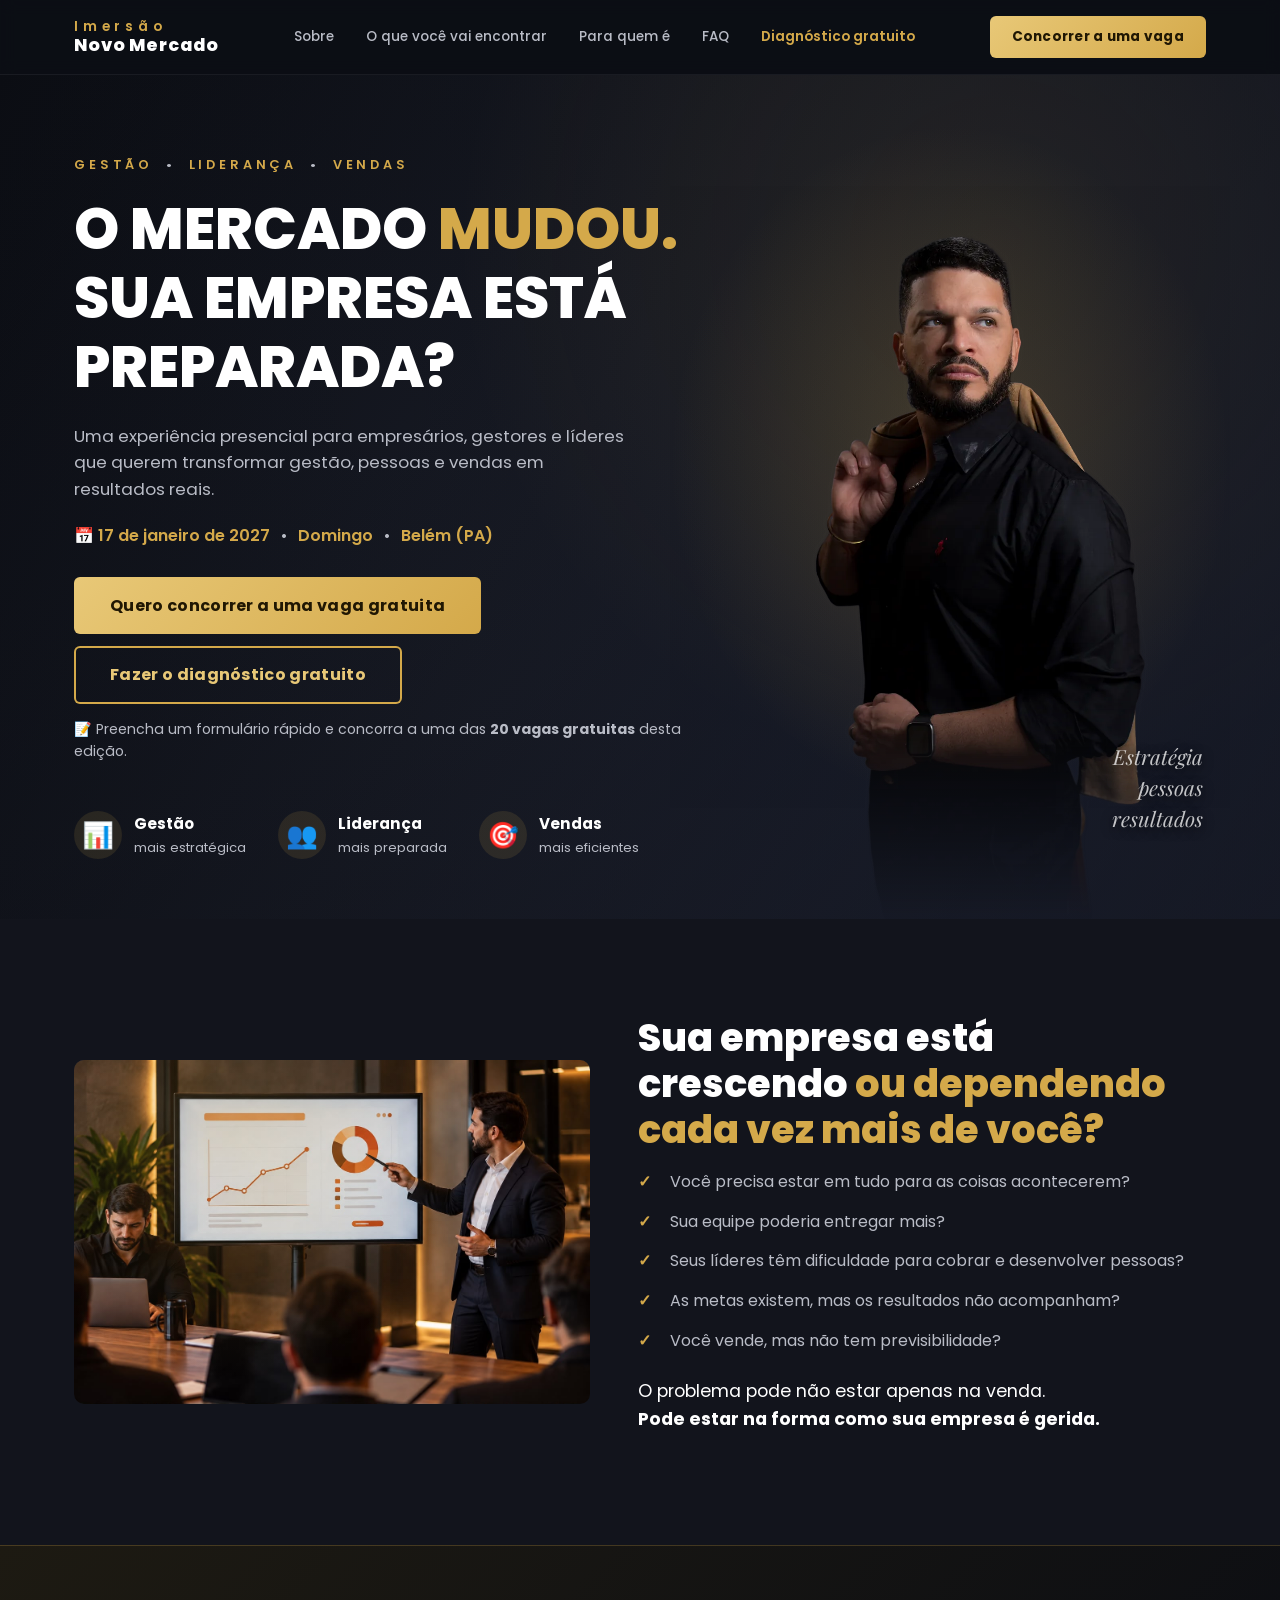
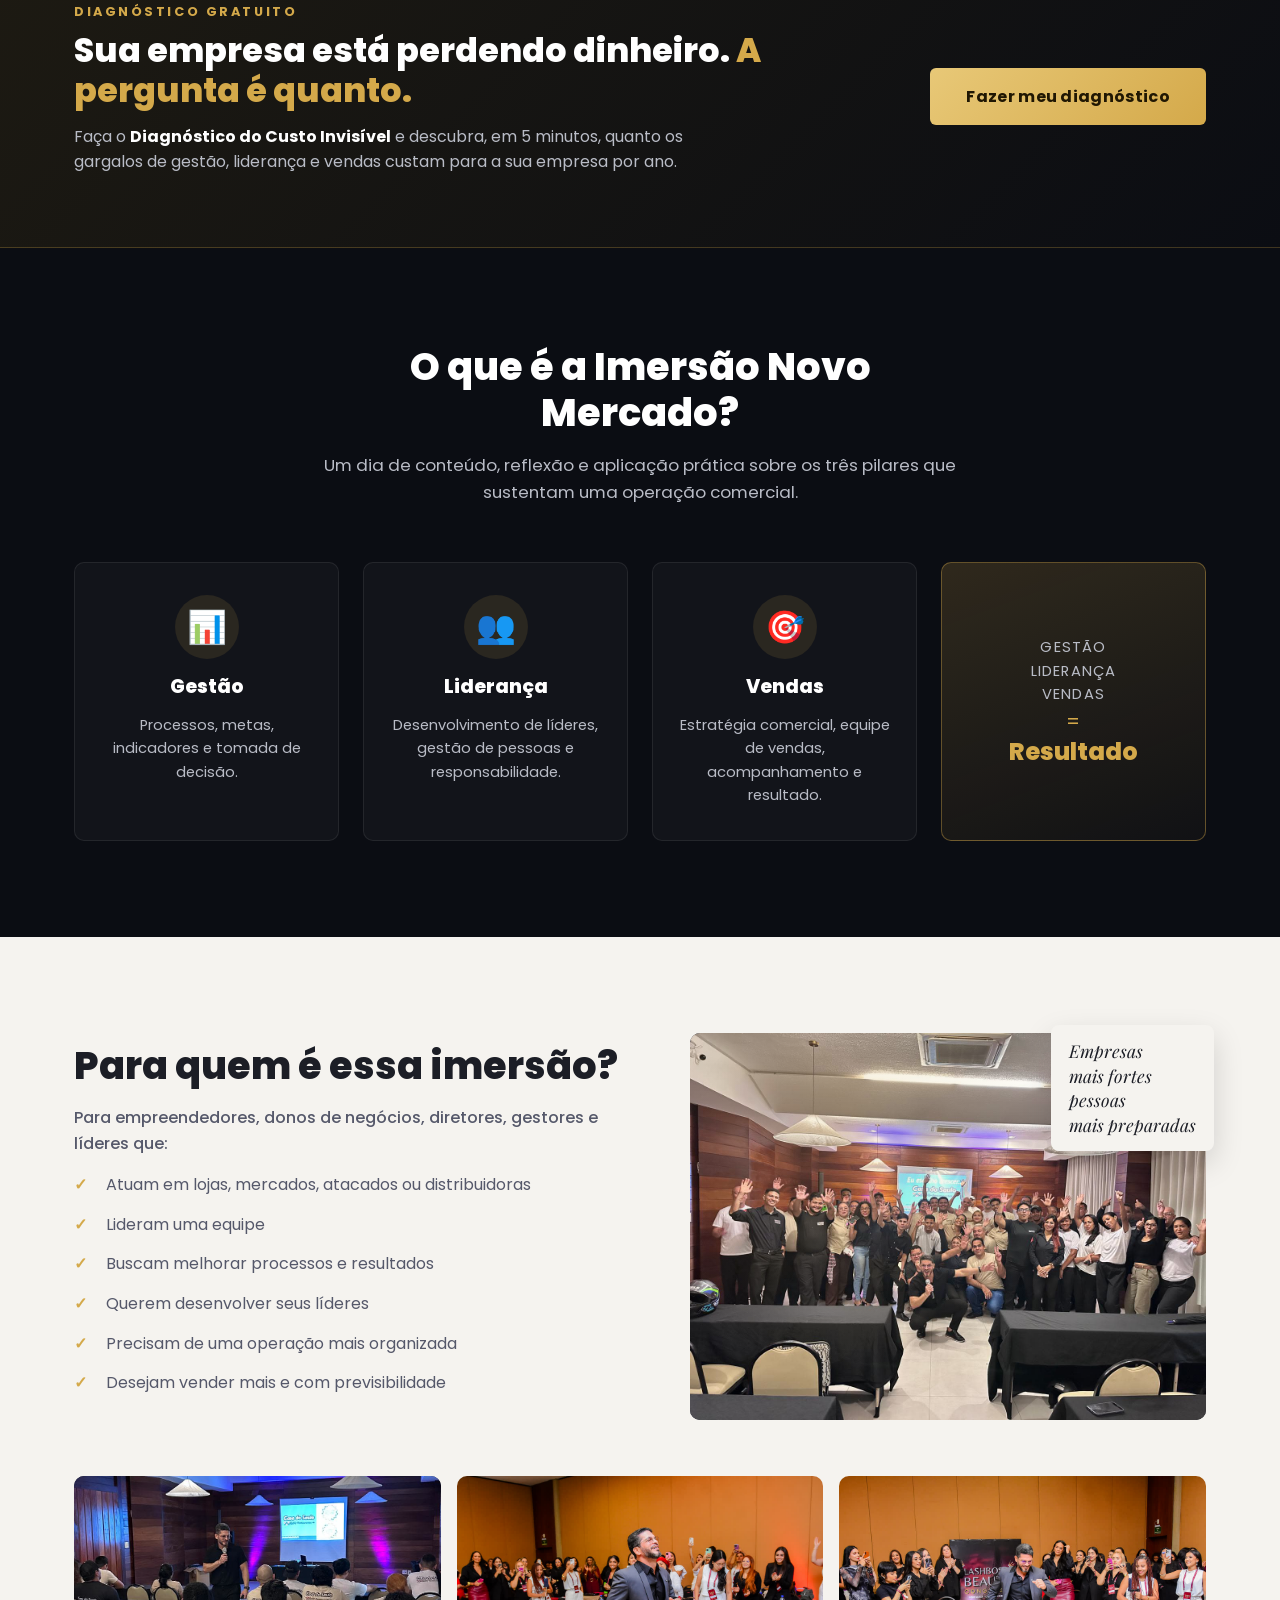
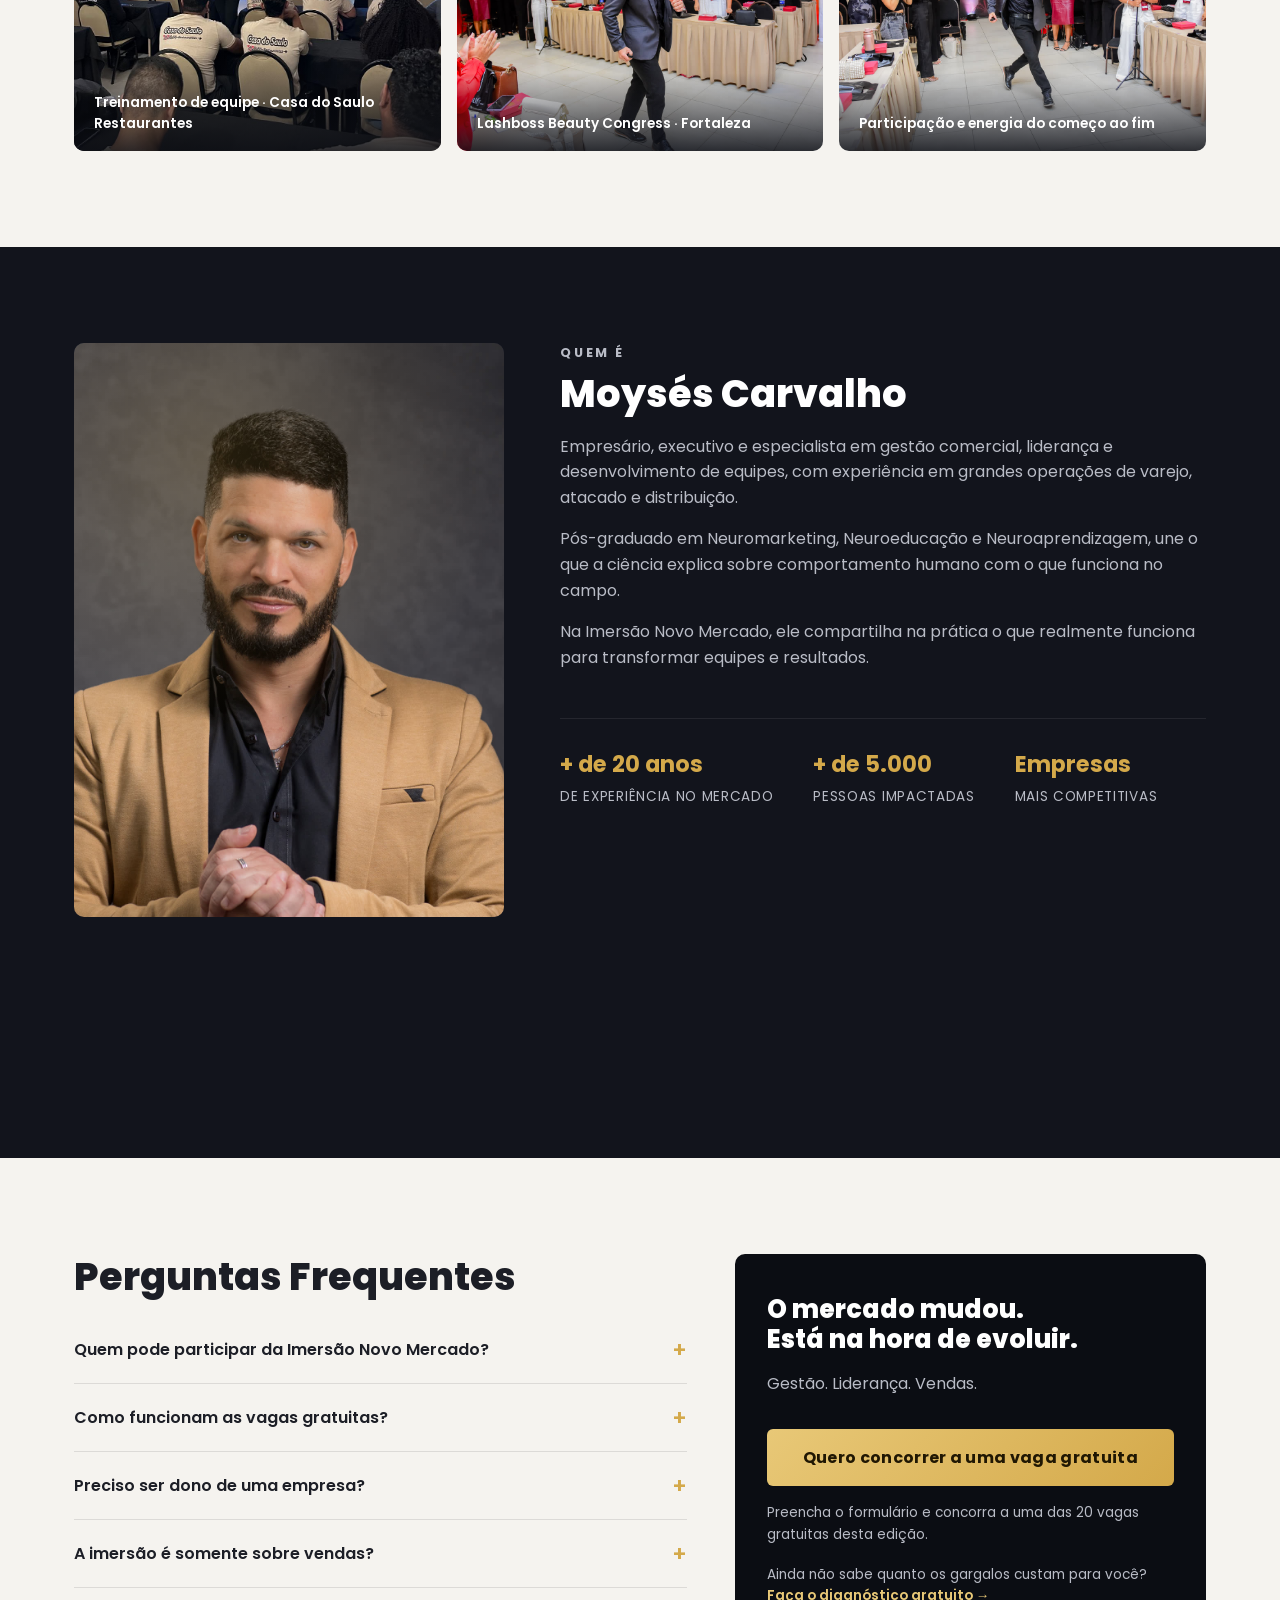
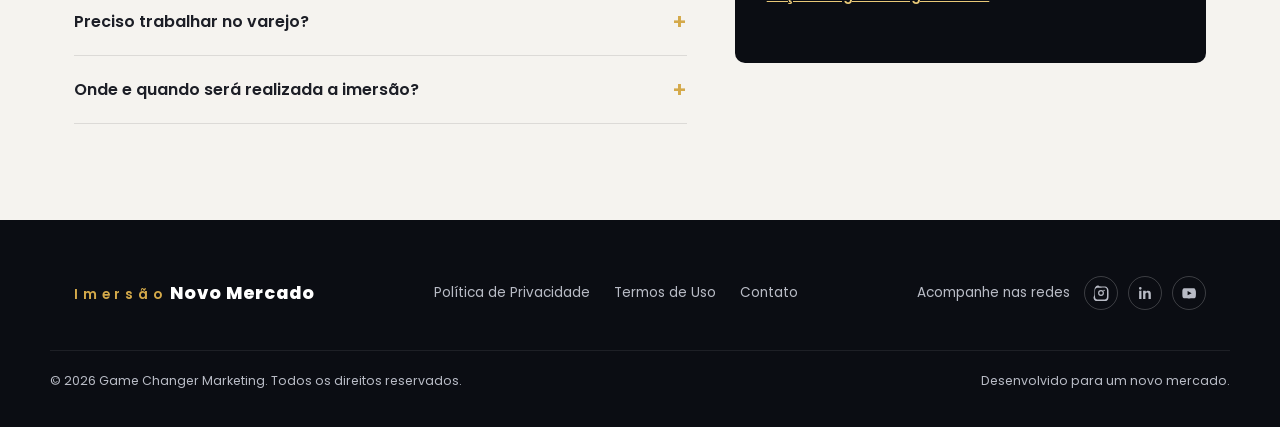
<file: index.html>
<!DOCTYPE html>
<html lang="pt-BR">
<head>
<meta charset="UTF-8">
<meta name="viewport" content="width=device-width, initial-scale=1.0">
<title>Imersão Novo Mercado | Gestão, Liderança e Vendas</title>
<meta name="description" content="Imersão Novo Mercado — uma experiência presencial para empresários, gestores e líderes que querem transformar gestão, pessoas e vendas em resultados reais.">
<link rel="preconnect" href="https://fonts.googleapis.com">
<link rel="preconnect" href="https://fonts.gstatic.com" crossorigin>
<link href="https://fonts.googleapis.com/css2?family=Poppins:wght@400;500;600;700;800&family=Playfair+Display:ital@1&display=swap" rel="stylesheet">
<link rel="stylesheet" href="css/style.css">

<!-- ==========================================================
     GOOGLE ANALYTICS (GA4)
     Troque G-XXXXXXXXXX pelo seu Measurement ID
     (Google Analytics > Administrador > Fluxos de dados > seu site)
     ========================================================== -->
<script async src="https://www.googletagmanager.com/gtag/js?id=G-XXXXXXXXXX"></script>
<script>
  window.dataLayer = window.dataLayer || [];
  function gtag(){dataLayer.push(arguments);}
  gtag('js', new Date());
  gtag('config', 'G-XXXXXXXXXX');
</script>

<!-- ==========================================================
     META PIXEL (Facebook/Instagram Ads)
     ID do Pixel: 1451553376536038
     ========================================================== -->
<script>
!function(f,b,e,v,n,t,s)
{if(f.fbq)return;n=f.fbq=function(){n.callMethod?
n.callMethod.apply(n,arguments):n.queue.push(arguments)};
if(!f._fbq)f._fbq=n;n.push=n;n.loaded=!0;n.version='2.0';
n.queue=[];t=b.createElement(e);t.async=!0;
t.src=v;s=b.getElementsByTagName(e)[0];
s.parentNode.insertBefore(t,s)}(window, document,'script',
'https://connect.facebook.net/en_US/fbevents.js');
fbq('init', '1451553376536038');
fbq('track', 'PageView');
</script>

<script async src="https://tally.so/widgets/embed.js"></script>


<noscript><img height="1" width="1" style="display:none"
src="https://www.facebook.com/tr?id=1451553376536038&ev=PageView&noscript=1"
/></noscript>
</head>
<body>

<!-- HEADER -->
<header class="site-header" id="header">
  <div class="container header-inner">
    <a href="#topo" class="logo">
      <span class="logo-top">Imersão</span>
      <span class="logo-bottom">Novo Mercado</span>
    </a>

    <nav class="main-nav" id="mainNav">
      <a href="#sobre">Sobre</a>
      <a href="#conteudo">O que você vai encontrar</a>
      <a href="#para-quem">Para quem é</a>
      <a href="#faq">FAQ</a>
      <a href="/diagnostico/" class="nav-diagnostico" data-diagnostico-origem="menu">Diagnóstico gratuito</a>
    </nav>

    <a href="https://wa.me/5511982273141?text=Ol%C3%A1%2C%20quero%20participar%20da%20imers%C3%A3o%20novo%20mercado" class="btn btn-primary btn-nav" target="_blank" rel="noopener" data-tally-width="900" data-tally-layout="modal" data-tally-open="BzNNd7" data-tally-emoji-text="👋" data-tally-emoji-animation="wave" data-tally-form-events-forwarding="1" data-tally-hidden-origem="menu">Concorrer a uma vaga</a>

    <button class="menu-toggle" id="menuToggle" aria-label="Abrir menu">
      <span></span><span></span><span></span>
    </button>
  </div>
</header>

<!-- HERO -->
<section class="hero" id="topo">
  <div class="hero-bg"></div>
  <div class="hero-overlay"></div>
  <div class="hero-photo">
    <img src="assets/moyses-hero.webp" alt="Moysés Carvalho, especialista em gestão comercial, liderança e desenvolvimento de equipes" width="1069" height="1400" fetchpriority="high">
  </div>
  <div class="container hero-inner">
    <p class="hero-tags">Gestão <span class="dot">•</span> Liderança <span class="dot">•</span> Vendas</p>
    <h1 class="hero-title">O MERCADO <span class="highlight">MUDOU.</span><br>SUA EMPRESA ESTÁ PREPARADA?</h1>
    <p class="hero-subtitle">Uma experiência presencial para empresários, gestores e líderes que querem transformar gestão, pessoas e vendas em resultados reais.</p>
    <p class="hero-date"><span aria-hidden="true">📅</span> 17 de janeiro de 2027 <span class="dot">•</span> Domingo <span class="dot">•</span> <span class="nowrap">Belém (PA)</span></p>

    <div class="hero-ctas">
      <a href="https://wa.me/5511982273141?text=Ol%C3%A1%2C%20quero%20participar%20da%20imers%C3%A3o%20novo%20mercado" class="btn btn-primary btn-lg" target="_blank" rel="noopener" data-tally-width="900" data-tally-layout="modal" data-tally-open="BzNNd7" data-tally-emoji-text="👋" data-tally-emoji-animation="wave" data-tally-form-events-forwarding="1" data-tally-hidden-origem="hero">Quero concorrer a uma vaga gratuita</a>
      <a href="/diagnostico/" class="btn btn-outline btn-lg" data-diagnostico-origem="hero">Fazer o diagnóstico gratuito</a>
    </div>
    <p class="cta-note"><span aria-hidden="true">📝</span> Preencha um formulário rápido e concorra a uma das <strong>20 vagas gratuitas</strong> desta edição.</p>

    <div class="hero-stats">
      <div class="hero-stat">
        <span class="hero-stat-icon">📊</span>
        <div>
          <strong>Gestão</strong>
          <p>mais estratégica</p>
        </div>
      </div>
      <div class="hero-stat">
        <span class="hero-stat-icon">👥</span>
        <div>
          <strong>Liderança</strong>
          <p>mais preparada</p>
        </div>
      </div>
      <div class="hero-stat">
        <span class="hero-stat-icon">🎯</span>
        <div>
          <strong>Vendas</strong>
          <p>mais eficientes</p>
        </div>
      </div>
    </div>
  </div>

  <span class="hero-script">Estratégia<br>pessoas<br>resultados</span>
</section>

<!-- DOR / DIAGNÓSTICO -->
<section class="section section-dark" id="sobre">
  <div class="container split">
    <div class="split-media">
      <div class="media-placeholder media-figure media-landscape">
        <img src="assets/gestao-indicadores.jpg" alt="Gestor apresentando indicadores de crescimento para a equipe em uma reunião" width="1280" height="853" loading="lazy">
      </div>
    </div>
    <div class="split-content">
      <h2>Sua empresa está crescendo <span class="highlight">ou dependendo cada vez mais de você?</span></h2>
      <ul class="check-list">
        <li>Você precisa estar em tudo para as coisas acontecerem?</li>
        <li>Sua equipe poderia entregar mais?</li>
        <li>Seus líderes têm dificuldade para cobrar e desenvolver pessoas?</li>
        <li>As metas existem, mas os resultados não acompanham?</li>
        <li>Você vende, mas não tem previsibilidade?</li>
      </ul>
      <p class="lead">O problema pode não estar apenas na venda.<br><strong>Pode estar na forma como sua empresa é gerida.</strong></p>
    </div>
  </div>
</section>

<!-- CTA DIAGNÓSTICO DO CUSTO INVISÍVEL -->
<section class="section-diagnostico" id="diagnostico">
  <div class="container diagnostico-banner">
    <div class="diagnostico-text">
      <p class="eyebrow">Diagnóstico gratuito</p>
      <h2>Sua empresa está perdendo dinheiro. <span class="highlight">A pergunta é quanto.</span></h2>
      <p>Faça o <strong>Diagnóstico do Custo Invisível</strong> e descubra, em 5 minutos, quanto os gargalos de gestão, liderança e vendas custam para a sua empresa por ano.</p>
    </div>
    <a href="/diagnostico/" class="btn btn-primary btn-lg" data-diagnostico-origem="banner">Fazer meu diagnóstico</a>
  </div>
</section>

<!-- O QUE É -->
<section class="section section-darker" id="conteudo">
  <div class="container">
    <div class="section-head">
      <h2>O que é a Imersão Novo Mercado?</h2>
      <p>Um dia de conteúdo, reflexão e aplicação prática sobre os três pilares que sustentam uma operação comercial.</p>
    </div>

    <div class="pillars">
      <div class="pillar-card">
        <span class="pillar-icon">📊</span>
        <h3>Gestão</h3>
        <p>Processos, metas, indicadores e tomada de decisão.</p>
      </div>
      <div class="pillar-card">
        <span class="pillar-icon">👥</span>
        <h3>Liderança</h3>
        <p>Desenvolvimento de líderes, gestão de pessoas e responsabilidade.</p>
      </div>
      <div class="pillar-card">
        <span class="pillar-icon">🎯</span>
        <h3>Vendas</h3>
        <p>Estratégia comercial, equipe de vendas, acompanhamento e resultado.</p>
      </div>
      <div class="pillar-card pillar-result">
        <p class="pillar-formula">Gestão<br>Liderança<br>Vendas<br><span>=</span></p>
        <h3 class="result-word">Resultado</h3>
      </div>
    </div>
  </div>
</section>

<!-- PARA QUEM -->
<section class="section section-light" id="para-quem">
  <div class="container split reverse">
    <div class="split-content">
      <h2>Para quem é essa imersão?</h2>
      <p class="section-intro">Para empreendedores, donos de negócios, diretores, gestores e líderes que:</p>
      <ul class="check-list check-list-dark">
        <li>Atuam em lojas, mercados, atacados ou distribuidoras</li>
        <li>Lideram uma equipe</li>
        <li>Buscam melhorar processos e resultados</li>
        <li>Querem desenvolver seus líderes</li>
        <li>Precisam de uma operação mais organizada</li>
        <li>Desejam vender mais e com previsibilidade</li>
      </ul>
    </div>
    <div class="split-media">
      <div class="media-placeholder media-audience">
        <img src="assets/imersao-turma.jpg" alt="Moysés Carvalho com a turma de participantes de uma imersão, todos acenando e comemorando" width="1280" height="960" loading="lazy">
      </div>
      <span class="media-script media-script-dark">Empresas<br>mais fortes<br>pessoas<br>mais preparadas</span>
    </div>
  </div>

  <div class="container">
    <div class="proof-gallery">
      <figure class="proof-item proof-item-tall">
        <img src="assets/prova-treinamento-equipe.jpg" alt="Moysés Carvalho conduzindo treinamento para a equipe da Casa do Saulo Restaurantes" width="960" height="1280" loading="lazy">
        <figcaption>Treinamento de equipe · Casa do Saulo Restaurantes</figcaption>
      </figure>
      <figure class="proof-item">
        <img src="assets/prova-evento-aplausos.jpg" alt="Público de pé aplaudindo Moysés Carvalho durante o Lashboss Beauty Congress" width="1200" height="800" loading="lazy">
        <figcaption>Lashboss Beauty Congress · Fortaleza</figcaption>
      </figure>
      <figure class="proof-item">
        <img src="assets/prova-evento-energia.jpg" alt="Moysés Carvalho animando o público, que filma e aplaude, durante o Lashboss Beauty Congress" width="1200" height="800" loading="lazy">
        <figcaption>Participação e energia do começo ao fim</figcaption>
      </figure>
    </div>
  </div>
</section>

<!-- SOBRE O PALESTRANTE -->
<section class="section section-dark">
  <div class="container speaker">
    <div class="speaker-media">
      <div class="media-placeholder media-speaker">
        <img src="assets/moyses-blazer.jpg" alt="Retrato de Moysés Carvalho, especialista em gestão comercial, liderança e desenvolvimento de equipes">
      </div>
    </div>
    <div class="speaker-content">
      <p class="eyebrow">Quem é</p>
      <h2>Moysés Carvalho</h2>
      <p>Empresário, executivo e especialista em gestão comercial, liderança e desenvolvimento de equipes, com experiência em grandes operações de varejo, atacado e distribuição.</p>
      <p>Pós-graduado em Neuromarketing, Neuroeducação e Neuroaprendizagem, une o que a ciência explica sobre comportamento humano com o que funciona no campo.</p>
      <p>Na Imersão Novo Mercado, ele compartilha na prática o que realmente funciona para transformar equipes e resultados.</p>
    </div>
    <div class="speaker-stats">
      <div class="stat-item">
        <strong>+ de 20 anos</strong>
        <span>de experiência no mercado</span>
      </div>
      <div class="stat-item">
        <strong>+ de 5.000</strong>
        <span>pessoas impactadas</span>
      </div>
      <div class="stat-item">
        <strong>Empresas</strong>
        <span>mais competitivas</span>
      </div>
    </div>
  </div>
</section>

<!-- FAQ -->
<section class="section section-light" id="faq">
  <div class="container faq-inner">
    <div class="faq-list">
      <h2>Perguntas Frequentes</h2>

      <div class="faq-item">
        <button class="faq-question">Quem pode participar da Imersão Novo Mercado? <span>+</span></button>
        <div class="faq-answer"><p>Empresários, donos de negócio, diretores, gestores e líderes que desejam melhorar a gestão, o desenvolvimento de pessoas e os resultados comerciais da sua empresa.</p></div>
      </div>
      <div class="faq-item">
        <button class="faq-question">Como funcionam as vagas gratuitas? <span>+</span></button>
        <div class="faq-answer"><p>Esta edição tem 20 vagas gratuitas. Para concorrer, clique em "Quero concorrer a uma vaga gratuita" e preencha o formulário rápido. Nossa equipe analisa os cadastros e entra em contato pelo WhatsApp para confirmar sua participação.</p></div>
      </div>
      <div class="faq-item">
        <button class="faq-question">Preciso ser dono de uma empresa? <span>+</span></button>
        <div class="faq-answer"><p>Não. A imersão também é indicada para gestores e líderes que respondem por equipes e resultados, mesmo sem serem os donos do negócio.</p></div>
      </div>
      <div class="faq-item">
        <button class="faq-question">A imersão é somente sobre vendas? <span>+</span></button>
        <div class="faq-answer"><p>Não. O conteúdo aborda três pilares — gestão, liderança e vendas — porque o resultado comercial depende dos três funcionando juntos.</p></div>
      </div>
      <div class="faq-item">
        <button class="faq-question">Preciso trabalhar no varejo? <span>+</span></button>
        <div class="faq-answer"><p>O conteúdo tem forte aplicação em lojas, mercados, atacados e distribuidoras, mas os conceitos de gestão, liderança e vendas se aplicam a diferentes segmentos.</p></div>
      </div>
      <div class="faq-item">
        <button class="faq-question">Onde e quando será realizada a imersão? <span>+</span></button>
        <div class="faq-answer"><p>A imersão acontece no dia 17 de janeiro de 2027 (domingo), em Belém (PA). O endereço completo será informado após o seu cadastro.</p></div>
      </div>
    </div>

    <div class="faq-cta">
      <h3>O mercado mudou.<br>Está na hora de evoluir.</h3>
      <p>Gestão. Liderança. Vendas.</p>
      <a href="https://wa.me/5511982273141?text=Ol%C3%A1%2C%20quero%20participar%20da%20imers%C3%A3o%20novo%20mercado" class="btn btn-primary btn-lg" target="_blank" rel="noopener" data-tally-width="900" data-tally-layout="modal" data-tally-open="BzNNd7" data-tally-emoji-text="👋" data-tally-emoji-animation="wave" data-tally-form-events-forwarding="1" data-tally-hidden-origem="faq_final">Quero concorrer a uma vaga gratuita</a>
      <p class="faq-cta-small">Preencha o formulário e concorra a uma das 20 vagas gratuitas desta edição.</p>
      <p class="faq-cta-diagnostico">Ainda não sabe quanto os gargalos custam para você? <a href="/diagnostico/" data-diagnostico-origem="faq_final">Faça o diagnóstico gratuito →</a></p>
    </div>
  </div>
</section>

<!-- FOOTER -->
<footer class="site-footer">
  <div class="container footer-inner">
    <div class="footer-logo">
      <span class="logo-top">Imersão</span>
      <span class="logo-bottom">Novo Mercado</span>
    </div>

    <nav class="footer-nav">
      <a href="#">Política de Privacidade</a>
      <a href="#">Termos de Uso</a>
      <a href="#">Contato</a>
    </nav>

    <div class="footer-social">
      <span>Acompanhe nas redes</span>
      <div class="social-icons">
        <a href="https://www.instagram.com/moysescarvalh0/" target="_blank" rel="noopener noreferrer" aria-label="Instagram">
          <svg viewBox="0 0 24 24" width="16" height="16" fill="currentColor" aria-hidden="true"><path d="M12 2.2c3.2 0 3.6 0 4.9.07 1.2.06 2 .24 2.7.5.7.28 1.3.66 1.9 1.24.58.58.96 1.2 1.24 1.9.26.7.44 1.5.5 2.7.06 1.3.07 1.7.07 4.9s0 3.6-.07 4.9c-.06 1.2-.24 2-.5 2.7-.28.7-.66 1.3-1.24 1.9-.58.58-1.2.96-1.9 1.24-.7.26-1.5.44-2.7.5-1.3.06-1.7.07-4.9.07s-3.6 0-4.9-.07c-1.2-.06-2-.24-2.7-.5-.7-.28-1.3-.66-1.9-1.24-.58-.58-.96-1.2-1.24-1.9-.26-.7-.44-1.5-.5-2.7C2.2 15.6 2.2 15.2 2.2 12s0-3.6.07-4.9c.06-1.2.24-2 .5-2.7.28-.7.66-1.3 1.24-1.9.58-.58 1.2-.96 1.9-1.24.7-.26 1.5-.44 2.7-.5C8.4 2.2 8.8 2.2 12 2.2zm0 1.8c-3.15 0-3.52 0-4.76.07-1 .05-1.55.21-1.9.35-.48.19-.82.41-1.18.77-.36.36-.58.7-.77 1.18-.14.36-.3.9-.35 1.9C3 9.28 3 9.65 3 12.8s0 3.52.04 4.76c.05 1 .21 1.55.35 1.9.19.48.41.82.77 1.18.36.36.7.58 1.18.77.36.14.9.3 1.9.35 1.24.05 1.6.06 4.76.06s3.52 0 4.76-.06c1-.05 1.55-.21 1.9-.35.48-.19.82-.41 1.18-.77.36-.36.58-.7.77-1.18.14-.36.3-.9.35-1.9.05-1.24.06-1.6.06-4.76s0-3.52-.06-4.76c-.05-1-.21-1.55-.35-1.9-.19-.48-.41-.82-.77-1.18-.36-.36-.7-.58-1.18-.77-.36-.14-.9-.3-1.9-.35C15.52 4 15.15 4 12 4zm0 3.6a4.4 4.4 0 1 1 0 8.8 4.4 4.4 0 0 1 0-8.8zm0 1.8a2.6 2.6 0 1 0 0 5.2 2.6 2.6 0 0 0 0-5.2zm4.6-2.3a1.03 1.03 0 1 1 0 2.06 1.03 1.03 0 0 1 0-2.06z"/></svg>
        </a>
        <a href="https://www.linkedin.com/in/eumoysescarvalho/" target="_blank" rel="noopener noreferrer" aria-label="LinkedIn">
          <svg viewBox="0 0 24 24" width="16" height="16" fill="currentColor" aria-hidden="true"><path d="M6.94 5a2 2 0 1 1-4 0 2 2 0 0 1 4 0zM3.2 8.75h3.5V21H3.2V8.75zM9.85 8.75h3.36v1.68h.05c.47-.87 1.6-1.8 3.3-1.8 3.53 0 4.18 2.28 4.18 5.25V21h-3.5v-6.4c0-1.53-.03-3.5-2.13-3.5-2.14 0-2.47 1.66-2.47 3.38V21h-3.5V8.75z"/></svg>
        </a>
        <a href="https://www.youtube.com/@Eumoysescarvalho" target="_blank" rel="noopener noreferrer" aria-label="YouTube">
          <svg viewBox="0 0 24 24" width="16" height="16" fill="currentColor" aria-hidden="true"><path d="M21.8 8.1s-.2-1.5-.8-2.2c-.8-.8-1.7-.8-2.1-.9C15.9 4.8 12 4.8 12 4.8h-.1s-3.9 0-6.9.2c-.4 0-1.3.1-2.1.9-.6.7-.8 2.2-.8 2.2S2 9.9 2 11.6v1.7c0 1.8.2 3.5.2 3.5s.2 1.5.8 2.2c.8.8 1.8.8 2.3.9 1.7.2 7.1.2 7.1.2s3.9 0 6.9-.2c.4-.1 1.3-.1 2.1-.9.6-.7.8-2.2.8-2.2s.2-1.7.2-3.5v-1.7c0-1.7-.2-3.5-.2-3.5zM9.9 15.4V8.9l6 3.3-6 3.2z"/></svg>
        </a>
      </div>
    </div>
  </div>
  <div class="footer-bottom">
    <div class="container footer-bottom-inner">
      <p>© 2026 Game Changer Marketing. Todos os direitos reservados.</p>
      <p>Desenvolvido para um novo mercado.</p>
    </div>
  </div>
</footer>

<script src="js/script.js"></script>
</body>
</html>
</file>
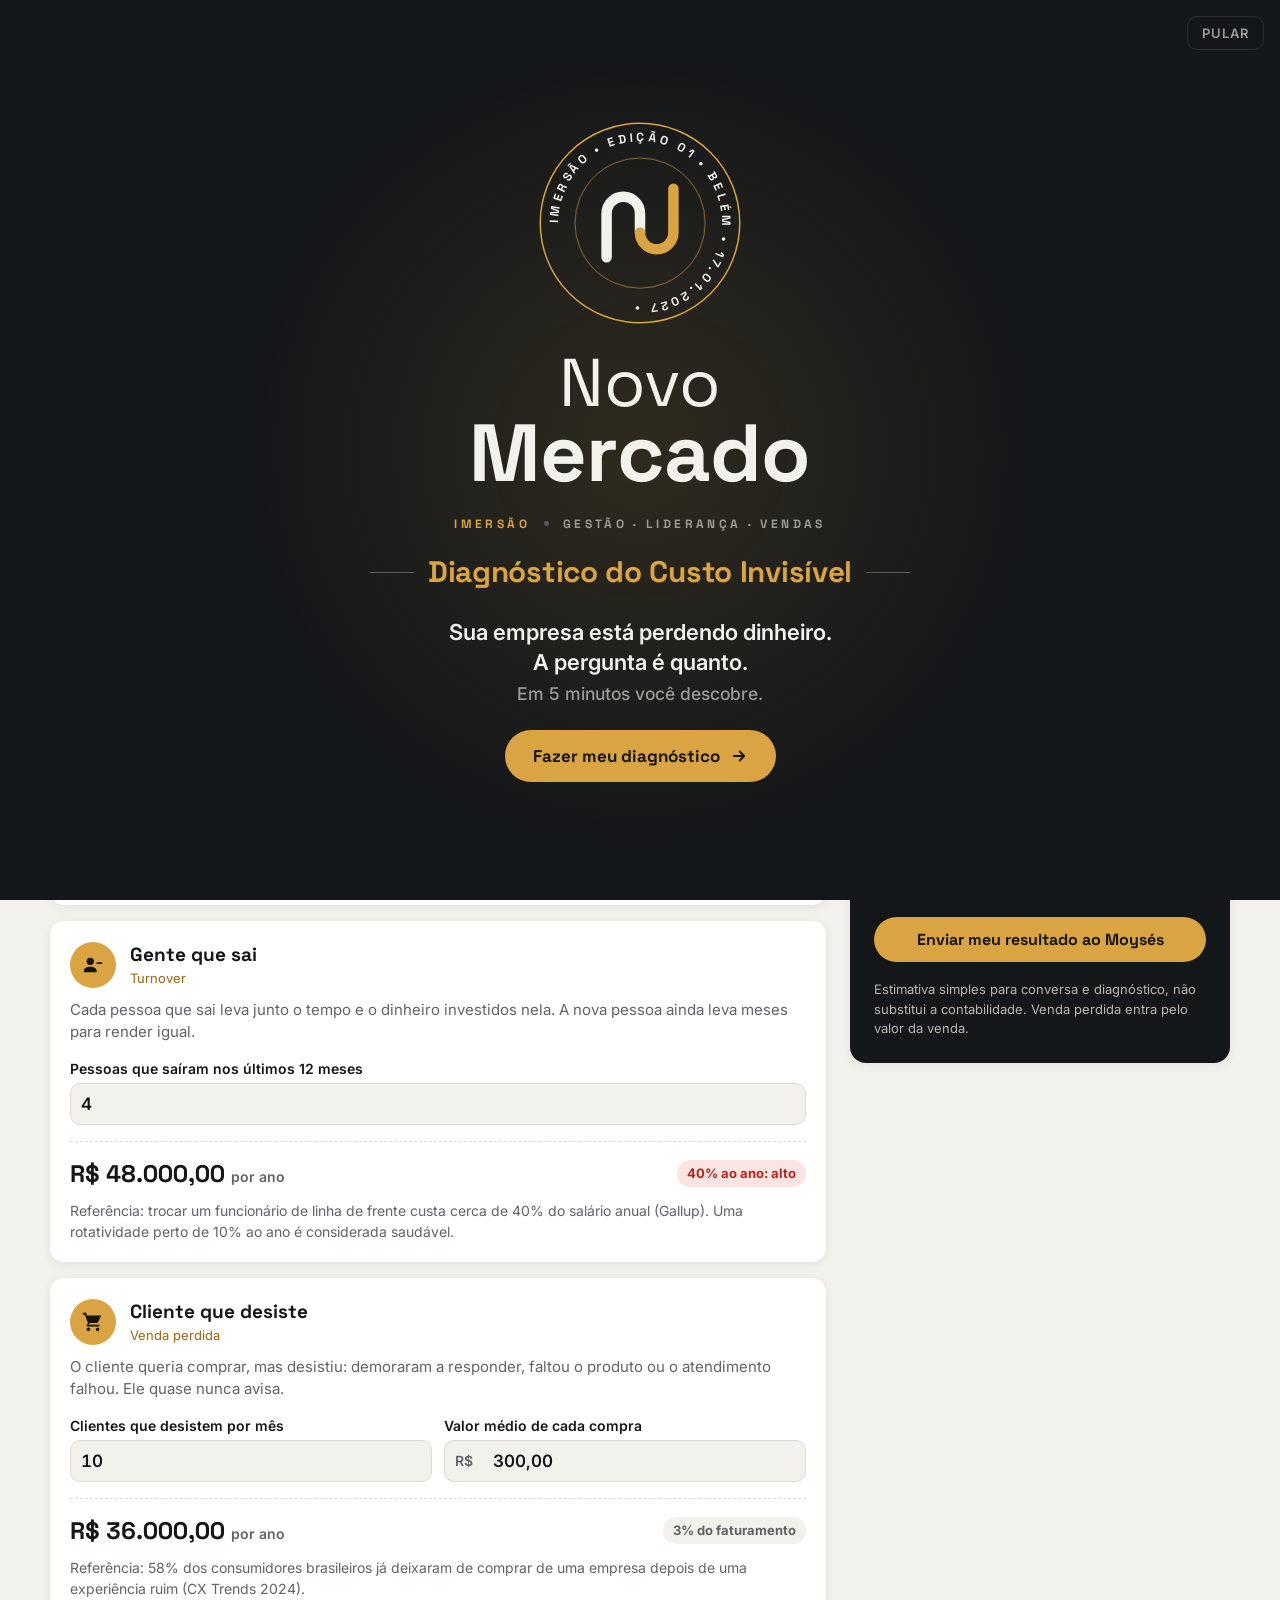
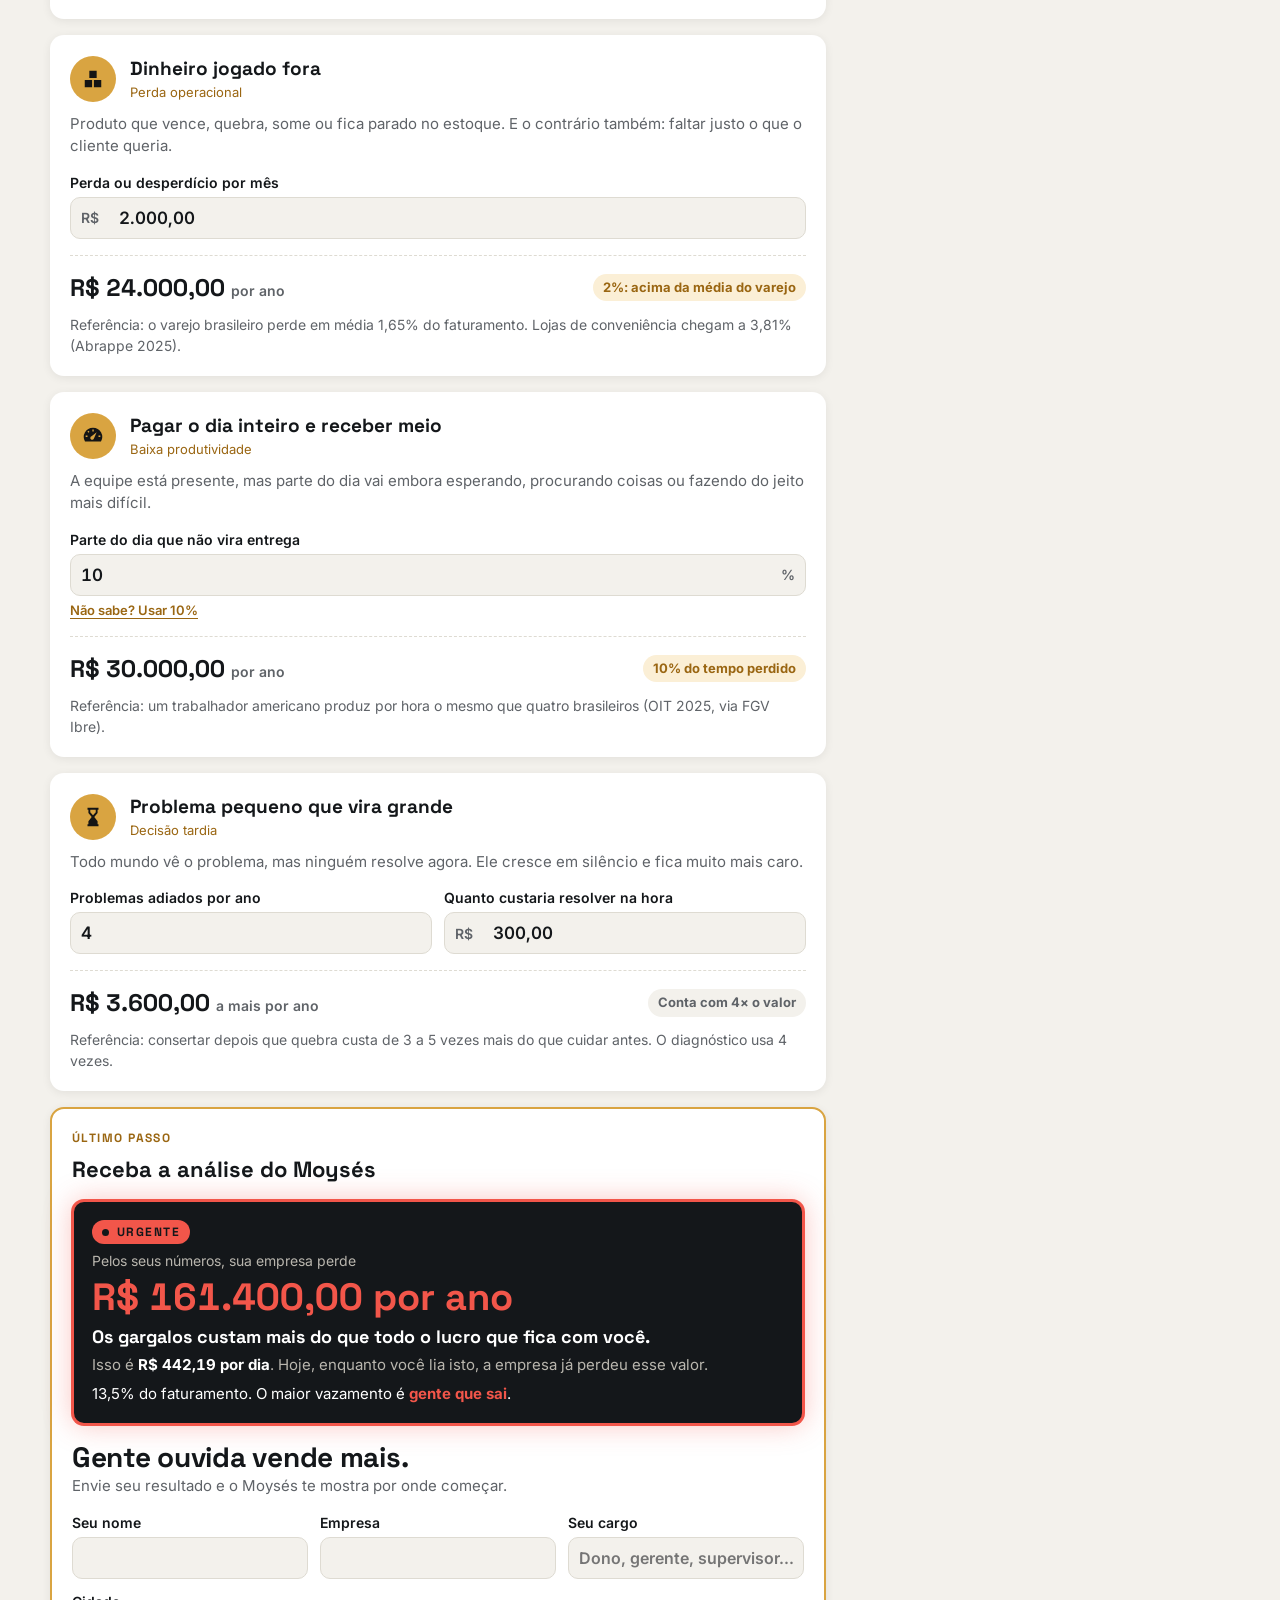
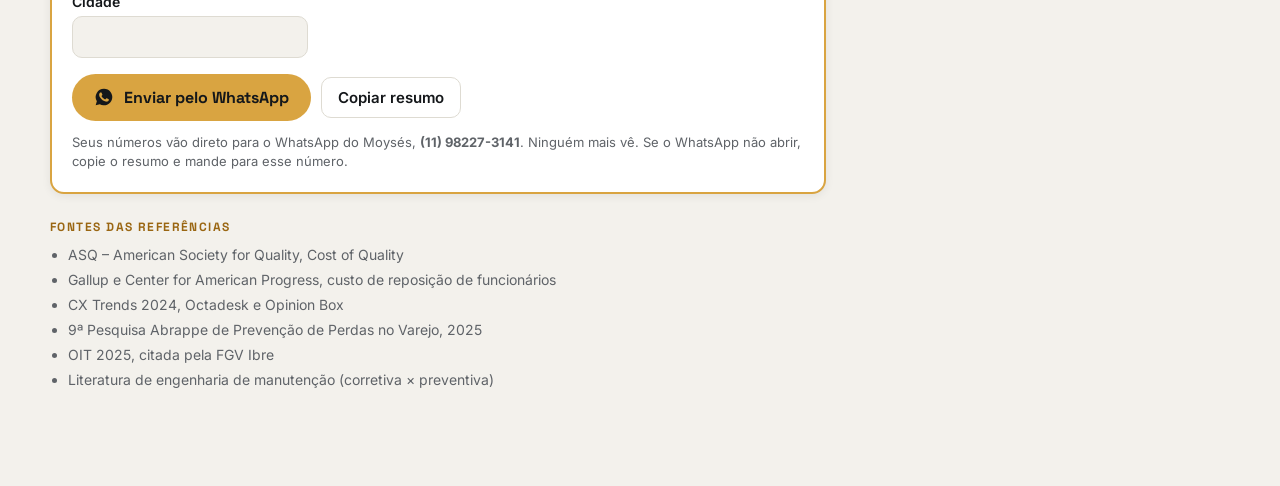
<file: diagnostico/index.html>
<!doctype html>
<html lang="pt-BR">
<head>
<meta charset="utf-8">
<meta name="viewport" content="width=device-width,initial-scale=1,viewport-fit=cover">
<meta name="description" content="Em 5 minutos, descubra quanto os gargalos custam para a sua empresa por ano. Imersão Novo Mercado, com Moysés Carvalho.">
<meta property="og:title" content="Diagnóstico do Custo Invisível">
<meta property="og:description" content="Sua empresa está perdendo dinheiro. A pergunta é quanto.">
<title>Diagnóstico do Custo Invisível</title>
<style>:root{color-scheme:light;box-sizing:border-box;padding-top:env(safe-area-inset-top,0px);padding-bottom:env(safe-area-inset-bottom,0px)}body{margin:0}img{max-width:100%}[hidden]{display:none!important}</style>
<link rel="preconnect" href="https://fonts.googleapis.com">
<link rel="preconnect" href="https://fonts.gstatic.com" crossorigin>
<link rel="stylesheet" href="https://fonts.googleapis.com/css2?family=Space+Grotesk:wght@400;500;700&family=Inter:wght@400;600;700&display=swap">
<style>
/* Abertura animada com a marca Novo Mercado; depois, formulário de 6 gargalos à esquerda, painel de resultado fixo à direita; empilha no celular com barra de total no rodapé */
:root {
  --bg: #F3F1EC;
  --card: #FFFFFF;
  --ink: #14171A;
  --muted: #5F6368;
  --line: #DEDBD2;
  --gold: #D9A441;
  --gold-ink: #9A6612;
  --gold-soft: #F6EAD2;
  --panel: #14171A;
  --panel-ink: #FFFFFF;
  --panel-muted: #B9B6AE;
  --good: #2E7D4F; --good-bg: #E3F2E8;
  --warn: #9A6612; --warn-bg: #FBEFD6;
  --bad: #B3261E;  --bad-bg: #FBE4E1;
  --shadow: 0 2px 10px rgba(20,20,20,.07);
  --display: "Space Grotesk", "Arial Narrow", Arial, sans-serif;
  --body: "Inter", "Segoe UI", Arial, sans-serif;
}
@media (prefers-color-scheme: dark) { :root:not([data-theme="light"]) {
  --bg: #17161A; --card: #222126; --ink: #F2F0EA; --muted: #A9A6A0; --line: #34323A;
  --gold: #E2B357; --gold-ink: #E9C47A; --gold-soft: #3A3022;
  --panel: #0C0C0E; --panel-ink: #F2F0EA; --panel-muted: #A9A6A0;
  --good: #7CCB9A; --good-bg: #1E3327; --warn: #E9C47A; --warn-bg: #3A3022; --bad: #F2A39B; --bad-bg: #3D2220;
  --shadow: 0 2px 10px rgba(0,0,0,.35); color-scheme: dark; } }
:root[data-theme="dark"] {
  --bg: #17161A; --card: #222126; --ink: #F2F0EA; --muted: #A9A6A0; --line: #34323A;
  --gold: #E2B357; --gold-ink: #E9C47A; --gold-soft: #3A3022;
  --panel: #0C0C0E; --panel-ink: #F2F0EA; --panel-muted: #A9A6A0;
  --good: #7CCB9A; --good-bg: #1E3327; --warn: #E9C47A; --warn-bg: #3A3022; --bad: #F2A39B; --bad-bg: #3D2220;
  --shadow: 0 2px 10px rgba(0,0,0,.35); color-scheme: dark; }

* { box-sizing: border-box; }
body { background: var(--bg); color: var(--ink); font-family: var(--body); font-size: 16px; line-height: 1.5;
  padding-left: max(16px, env(safe-area-inset-left, 0px)); padding-right: max(16px, env(safe-area-inset-right, 0px)); padding-block: 28px 96px; }
.wrap { max-width: 1180px; margin: 0 auto; display: grid; gap: 24px; }
h1, h2, h3 { font-family: var(--display); margin: 0; text-wrap: balance; }
h1 { font-size: clamp(28px, 4.5vw, 42px); font-weight: 800; letter-spacing: -0.01em; }
.lead { color: var(--muted); max-width: 62ch; margin: 8px 0 0; font-size: 17px; }
.eyebrow { font-family: var(--display); font-size: 12px; font-weight: 700; letter-spacing: .12em; text-transform: uppercase; color: var(--gold-ink); }
.top { display: flex; flex-wrap: wrap; gap: 16px; align-items: flex-end; justify-content: space-between; }
.actions { display: flex; gap: 8px; flex-wrap: wrap; }
button { font: 600 15px var(--body); border-radius: 10px; padding: 10px 16px; cursor: pointer; border: 1px solid var(--line); background: var(--card); color: var(--ink); }
button.primary { background: var(--ink); color: var(--bg); border-color: var(--ink); }
button:focus-visible, input:focus-visible { outline: 3px solid var(--gold); outline-offset: 2px; }
.badge { display: inline-block; font-size: 13px; color: var(--gold-ink); background: var(--gold-soft); border-radius: 999px; padding: 3px 10px; }

.grid { display: grid; grid-template-columns: minmax(0, 1fr) 380px; gap: 24px; align-items: start; }
.col { display: grid; gap: 16px; min-width: 0; }
.card { background: var(--card); border-radius: 14px; box-shadow: var(--shadow); padding: 20px; min-width: 0; }
.base .fields { display: grid; grid-template-columns: repeat(auto-fit, minmax(170px, 1fr)); gap: 14px; margin-top: 14px; }
.hint { color: var(--muted); font-size: 14px; margin: 6px 0 0; }

.g-head { display: flex; gap: 14px; align-items: center; }
.ic { width: 46px; height: 46px; border-radius: 50%; background: var(--gold); display: grid; place-items: center; flex: none; }
.ic svg { width: 22px; height: 22px; fill: #141414; }
.g-head h3 { font-size: 19px; font-weight: 700; }
.g-head .term { font-size: 13px; color: var(--gold-ink); }
.what { color: var(--muted); margin: 10px 0 0; font-size: 15px; }
.fields { display: grid; grid-template-columns: repeat(auto-fit, minmax(200px, 1fr)); gap: 12px; margin-top: 14px; }
label { display: grid; gap: 4px; font-size: 14px; font-weight: 600; }
.inp { display: flex; align-items: center; border: 1px solid var(--line); border-radius: 10px; background: var(--bg); overflow: hidden; }
.inp span { padding: 0 10px; color: var(--muted); font-weight: 600; font-size: 14px; }
.inp input { flex: 1; min-width: 0; border: 0; background: transparent; color: var(--ink); font: 600 17px var(--body); padding: 10px 10px; font-variant-numeric: tabular-nums; }
.inp input:focus { outline: none; }
.inp input::-webkit-outer-spin-button, .inp input::-webkit-inner-spin-button { -webkit-appearance: none; margin: 0; }
.inp input[type=number] { -moz-appearance: textfield; appearance: textfield; }
.inp:focus-within { border-color: var(--gold); box-shadow: 0 0 0 3px var(--gold-soft); }
.g-foot { display: flex; flex-wrap: wrap; gap: 10px 16px; align-items: center; justify-content: space-between; margin-top: 16px; padding-top: 14px; border-top: 1px dashed var(--line); }
.g-val { font-family: var(--display); font-size: 24px; font-weight: 800; font-variant-numeric: tabular-nums; }
.g-val small { font: 600 14px var(--body); color: var(--muted); }
.ref { font-size: 14px; color: var(--muted); margin: 8px 0 0; }
.chip { font-size: 13px; font-weight: 700; padding: 4px 10px; border-radius: 999px; }
.chip.good { color: var(--good); background: var(--good-bg); }
.chip.warn { color: var(--warn); background: var(--warn-bg); }
.chip.bad { color: var(--bad); background: var(--bad-bg); }
.chip.neutral { color: var(--muted); background: var(--bg); }

.summary { position: sticky; top: calc(env(safe-area-inset-top, 0px) + 16px); background: var(--panel); color: var(--panel-ink); border-radius: 16px; padding: 24px; display: grid; gap: 18px; box-shadow: var(--shadow); }
.summary .eyebrow { color: var(--gold); }
.total { font-family: var(--display); font-weight: 800; font-size: clamp(28px, 3.4vw, 40px); color: var(--gold); line-height: 1.1; overflow-wrap: anywhere; font-variant-numeric: tabular-nums; }
.sub { color: var(--panel-muted); font-size: 15px; }
.verdict { font-family: var(--display); font-size: 19px; font-weight: 700; line-height: 1.3; }
.cmp { display: grid; gap: 8px; }
.cmp div { display: flex; justify-content: space-between; gap: 12px; border-bottom: 1px solid rgba(255,255,255,.12); padding-bottom: 8px; font-size: 15px; }
.cmp b { font-variant-numeric: tabular-nums; white-space: nowrap; }
.bars { display: grid; gap: 9px; }
.bar { display: grid; gap: 3px; font-size: 14px; }
.bar .row { display: flex; justify-content: space-between; gap: 10px; }
.bar .row b { font-variant-numeric: tabular-nums; white-space: nowrap; }
.track { height: 8px; border-radius: 99px; background: rgba(255,255,255,.12); overflow: hidden; }
.fill { height: 100%; background: var(--gold); border-radius: 99px; transition: width .3s ease; }
.bar.top .row span::after { content: "  comece por aqui"; color: var(--gold); font-weight: 700; font-size: 12px; text-transform: uppercase; letter-spacing: .06em; }
.note { font-size: 13px; color: var(--panel-muted); margin: 0; }

.sources { color: var(--muted); font-size: 14px; }
.sources ul { margin: 8px 0 0; padding-left: 18px; display: grid; gap: 4px; }
.sources a { color: var(--gold-ink); }

.dock { display: none; }
@media (max-width: 900px) {
  .grid { grid-template-columns: minmax(0, 1fr); }
  .summary { position: static; }
  .dock { display: flex; position: fixed; left: 0; right: 0; bottom: 0; z-index: 5; background: var(--panel); color: var(--panel-ink);
    padding-top: 12px; padding-bottom: calc(12px + env(safe-area-inset-bottom, 0px));
    padding-left: max(16px, env(safe-area-inset-left, 0px)); padding-right: max(16px, env(safe-area-inset-right, 0px));
    justify-content: space-between; align-items: center; gap: 12px; }
  .dock b { white-space: nowrap; font-family: var(--display); font-size: clamp(17px, 5vw, 22px); color: var(--gold); font-variant-numeric: tabular-nums; }
  .dock a { color: var(--panel-ink); font-weight: 600; font-size: 14px; }
}
@media (prefers-reduced-motion: reduce) { .fill { transition: none; } }
/* ---------- Abertura (sempre no visual escuro da marca) ---------- */
.intro { position: fixed; inset: 0; z-index: 50; background: #14171A; color: #F3F1EC; display: flex; flex-direction: column; align-items: center; justify-content: safe center; overflow-y: auto;
  padding-top: calc(24px + env(safe-area-inset-top, 0px)); padding-bottom: calc(24px + env(safe-area-inset-bottom, 0px));
  padding-left: max(16px, env(safe-area-inset-left, 0px)); padding-right: max(16px, env(safe-area-inset-right, 0px));
  overflow-x: hidden; transition: opacity .6s ease, visibility .6s; }
.intro.out { opacity: 0; visibility: hidden; }
.intro::before { content: ""; position: fixed; top: 50%; left: 50%; translate: -50% -50%; pointer-events: none; width: min(120vw, 900px); aspect-ratio: 1; border-radius: 50%;
  background: radial-gradient(circle, rgba(217,164,65,.14), rgba(217,164,65,0) 62%); opacity: 0; animation: glow 2.4s ease .9s forwards; }
.intro .skip { position: absolute; top: calc(16px + env(safe-area-inset-top, 0px)); right: max(16px, env(safe-area-inset-right, 0px));
  background: transparent; color: #9C9C96; border: 1px solid #2A2E33; font: 600 13px var(--body); letter-spacing: .08em; text-transform: uppercase; padding: 8px 14px; }
.intro .skip:hover { color: #F3F1EC; border-color: #555A60; }
.stage { position: relative; display: grid; justify-items: center; gap: clamp(12px, 2.6vh, 28px); text-align: center; max-width: 640px; flex: none; }
.seal { position: relative; width: clamp(110px, min(34vw, 24vh), 210px); aspect-ratio: 1; max-width: 100%; }
.seal svg { position: absolute; inset: 0; width: 100%; height: 100%; overflow: visible; }
.seal .ring { fill: none; stroke: #D9A441; stroke-width: 1.4; stroke-dasharray: 600; stroke-dashoffset: 600; animation: draw 1.4s cubic-bezier(.6,0,.2,1) .2s forwards; }
.seal .ring2 { fill: none; stroke: #D9A441; stroke-width: .6; opacity: 0; animation: fade .6s ease 1.3s forwards; }
.seal .orbit { opacity: 0; transform-origin: 100px 100px; animation: fade .8s ease 1.5s forwards, spin 40s linear 1.5s infinite; }
.seal .orbit text { fill: #F3F1EC; font: 700 11.5px var(--display); letter-spacing: 3.2px; }
.mark path { fill: none; stroke-width: 11; stroke-linecap: round; }
.mark .p1 { stroke: #F3F1EC; stroke-dasharray: 140; stroke-dashoffset: 140; animation: draw .9s cubic-bezier(.6,0,.2,1) .5s forwards; }
.mark .p2 { stroke: #D9A441; stroke-dasharray: 110; stroke-dashoffset: 110; animation: draw .8s cubic-bezier(.6,0,.2,1) 1.25s forwards; }
.word { font-family: var(--display); line-height: .95; letter-spacing: -0.02em; display: grid; justify-items: center; }
.word span { display: block; opacity: 0; transform: translateY(18px); animation: rise .8s cubic-bezier(.2,.7,.2,1) forwards; }
.word .w1 { font-weight: 400; font-size: clamp(34px, min(9vw, 7.5vh), 72px); animation-delay: 1.9s; }
.word .w2 { font-weight: 700; font-size: clamp(40px, min(11vw, 9vh), 88px); animation-delay: 2.1s; }
.tag { display: flex; flex-wrap: wrap; justify-content: center; align-items: center; gap: 6px 14px; font: 700 12px var(--display); letter-spacing: .28em; text-transform: uppercase; color: #9C9C96; opacity: 0; animation: fade .8s ease 2.6s forwards; }
.tag b { color: #D9A441; }
.tag i { width: 5px; height: 5px; border-radius: 50%; background: #555A60; }
.prod { display: flex; align-items: center; gap: 14px; font: 700 clamp(19px, min(4.6vw, 3.3vh), 30px)/1.15 var(--display); color: #D9A441; letter-spacing: -0.01em; text-wrap: balance; margin: 0; opacity: 0; transform: translateY(10px); animation: rise .8s ease 2.9s forwards; }
.prod::before, .prod::after { content: ""; width: clamp(18px, 5vw, 44px); height: 1px; background: #555A60; flex: none; }
.hook strong { display: block; color: #F3F1EC; font-weight: 600; }
.hook span { display: block; font-size: .8em; color: #9C9C96; margin-top: 4px; }
.hook { font: 500 clamp(16px, min(3.6vw, 2.6vh), 22px)/1.4 var(--body); color: #D8D5CD; max-width: 32ch; margin: 4px 0 0; text-wrap: balance; opacity: 0; transform: translateY(10px); animation: rise .8s ease 3.3s forwards; }
.go { background: #D9A441; color: #14171A; border: 0; font: 700 17px var(--display); padding: 15px 28px; border-radius: 999px; display: inline-flex; gap: 10px; align-items: center;
  opacity: 0; transform: translateY(10px); animation: rise .7s ease 3.8s forwards; }
.go:hover { background: #E6B65A; }
.go svg { width: 18px; height: 18px; fill: none; stroke: currentColor; stroke-width: 2.4; stroke-linecap: round; stroke-linejoin: round; transition: transform .2s; }
.go:hover svg { transform: translateX(3px); }
.intro button:focus-visible { outline: 3px solid #F3F1EC; outline-offset: 3px; }
@keyframes draw { to { stroke-dashoffset: 0; } }
@keyframes fade { to { opacity: 1; } }
@keyframes rise { to { opacity: 1; transform: none; } }
@keyframes glow { to { opacity: 1; } }
@keyframes spin { to { transform: rotate(360deg); } }
@media (prefers-reduced-motion: reduce) {
  .intro *, .intro::before { animation: none !important; opacity: 1 !important; transform: none !important; stroke-dashoffset: 0 !important; }
}

/* Marca no cabeçalho */
.brand { display: flex; align-items: center; gap: 10px; }
.brand svg { width: 34px; height: 34px; flex: none; }
.brand svg path { fill: none; stroke-width: 11; stroke-linecap: round; }
.brand .b1 { stroke: var(--ink); } .brand .b2 { stroke: var(--gold); }

/* Envio para o Moysés */
.send-card { border: 2px solid var(--gold); }
.send-card h2 { font-size: 22px; font-weight: 700; margin-top: 6px; }
.send-card .fields input { font: 600 16px var(--body); }
.send-card .inp input { font-size: 16px; }
.send { display: flex; flex-wrap: wrap; gap: 10px; align-items: center; margin-top: 16px; }
a.wa { display: inline-flex; align-items: center; gap: 10px; background: var(--gold); color: #14171A; text-decoration: none; font: 700 16px var(--display); padding: 13px 22px; border-radius: 999px; }
a.wa:hover { filter: brightness(1.06); }
a.wa:focus-visible { outline: 3px solid var(--ink); outline-offset: 2px; }
a.wa svg { width: 20px; height: 20px; fill: currentColor; }
.msg { margin: 10px 0 0; font-size: 14px; font-weight: 600; }
.msg.err { color: var(--bad); } .msg.ok { color: var(--good); }
.privacy { color: var(--muted); font-size: 13px; margin: 12px 0 0; }
.fieldtip { font-size: 13px; font-weight: 400; color: var(--muted); }
.tipbtn { justify-self: start; background: none; border: 0; padding: 2px 0; font: 600 13px var(--body); color: var(--gold-ink); text-decoration: underline; text-underline-offset: 3px; cursor: pointer; border-radius: 4px; }
.tipbtn:hover { color: var(--ink); }
.shock { --lv: #D9A441; background: var(--panel); color: var(--panel-ink); border-radius: 12px; padding: 18px; margin-top: 14px; display: grid; gap: 6px; border: 2px solid transparent; transition: border-color .4s, box-shadow .4s; }
.shock[data-level] { border-color: var(--lv); }
.shock[data-level="ok"] { --lv: #52C483; }
.shock[data-level="warn"] { --lv: #E9C33F; }
.shock[data-level="high"] { --lv: #F08A3C; }
.shock[data-level="crit"] { --lv: #F2564A; box-shadow: 0 0 0 1px var(--lv), 0 0 28px rgba(242,86,74,.35); }
.shock.pulse { animation: alarm 1.1s ease-in-out 3; }
@keyframes alarm { 0%,100% { box-shadow: 0 0 0 1px var(--lv), 0 0 18px rgba(242,86,74,.25); } 50% { box-shadow: 0 0 0 4px var(--lv), 0 0 48px rgba(242,86,74,.7); } }
.shock .lvl { justify-self: start; display: none; align-items: center; gap: 8px; font: 700 12px var(--display); letter-spacing: .12em; text-transform: uppercase; color: #14171A; background: var(--lv); padding: 4px 10px; border-radius: 999px; }
.shock[data-level] .lvl { display: inline-flex; }
.shock .lvl::before { content: ""; width: 7px; height: 7px; border-radius: 50%; background: #14171A; }
.shock .big { color: var(--lv) !important; }
.shock .msgline { font-family: var(--display); font-weight: 700; font-size: 18px; line-height: 1.3; }
.shock .day { font-size: 15px; color: var(--panel-muted); }
.shock .day b { color: var(--panel-ink); font-variant-numeric: tabular-nums; }
@media (prefers-reduced-motion: reduce) { .shock.pulse { animation: none; } .shock { transition: none; } }
.shock .lbl { font-size: 14px; color: var(--panel-muted); }
.shock .big { font-family: var(--display); font-weight: 700; font-size: clamp(28px, 6vw, 38px); color: var(--gold); line-height: 1.1; overflow-wrap: anywhere; font-variant-numeric: tabular-nums; }
.shock .top1 { font-size: 15px; }
.shock .top1 b { color: var(--lv); }
.forwho { font: 600 clamp(13px, 1.8vh, 15px) var(--body); color: #D9A441; letter-spacing: .04em; margin: 0; opacity: 0; animation: fade .8s ease 3s forwards; }
.motto { display: grid; gap: 2px; margin-top: 16px; }
.motto b { font: 700 clamp(22px, 4vw, 28px)/1.15 var(--display); color: var(--ink); letter-spacing: -0.01em; }
.motto span { color: var(--muted); font-size: 15px; }
.cta-panel { display: inline-flex; justify-content: center; background: var(--gold); color: #14171A; text-decoration: none; font: 700 16px var(--display); padding: 12px 18px; border-radius: 999px; }

</style>
<!-- Meta Pixel Code -->
<script>
!function(f,b,e,v,n,t,s)
{if(f.fbq)return;n=f.fbq=function(){n.callMethod?
n.callMethod.apply(n,arguments):n.queue.push(arguments)};
if(!f._fbq)f._fbq=n;n.push=n;n.loaded=!0;n.version='2.0';
n.queue=[];t=b.createElement(e);t.async=!0;
t.src=v;s=b.getElementsByTagName(e)[0];
s.parentNode.insertBefore(t,s)}(window, document,'script',
'https://connect.facebook.net/en_US/fbevents.js');
fbq('init', '1451553376536038');
fbq('track', 'PageView');
</script>
<noscript><img height="1" width="1" style="display:none"
src="https://www.facebook.com/tr?id=1451553376536038&ev=PageView&noscript=1"
/></noscript>
<!-- End Meta Pixel Code -->
</head>
<body>

<div class="intro" id="intro" role="dialog" aria-modal="true" aria-label="Diagnóstico do Custo Invisível · Imersão Novo Mercado">
  <button type="button" class="skip" id="skip">Pular</button>
  <div class="stage">
    <div class="seal" aria-hidden="true">
      <svg viewBox="0 0 200 200">
        <defs><path id="orbitPath" d="M100,100 m-78,0 a78,78 0 1,1 156,0 a78,78 0 1,1 -156,0"></path></defs>
        <circle class="ring" cx="100" cy="100" r="95"></circle>
        <circle class="ring2" cx="100" cy="100" r="62"></circle>
        <g class="orbit"><text><textPath href="#orbitPath">IMERSÃO • EDIÇÃO 01 • BELÉM • 17.01.2027 •</textPath></text></g>
      </svg>
      <svg viewBox="-60 -60 220 220" class="mark">
        <path class="p1" d="M15 86 V40 A17.5 17.5 0 0 1 50 40 V60"></path>
        <path class="p2" d="M50 60 A17.5 17.5 0 0 0 85 60 V14"></path>
      </svg>
    </div>
    <div class="word" aria-hidden="true"><span class="w1">Novo</span><span class="w2">Mercado</span></div>
    <div class="tag"><b>Imersão</b><i></i><span>Gestão · Liderança · Vendas</span></div>
    <p class="prod">Diagnóstico do Custo Invisível</p>
    <p class="forwho" id="forwho" hidden></p>
    <p class="hook"><strong>Sua empresa está perdendo dinheiro.<br>A pergunta é quanto.</strong><span>Em 5 minutos você descobre.</span></p>
    <button type="button" class="go" id="go">Fazer meu diagnóstico <svg viewBox="0 0 24 24"><path d="M5 12h14M13 6l6 6-6 6"></path></svg></button>
  </div>
</div>

<div class="wrap">
  <header class="top">
    <div>
      <div class="brand"><svg viewBox="0 0 100 100" aria-hidden="true"><path class="b1" d="M15 86 V40 A17.5 17.5 0 0 1 50 40 V60"></path><path class="b2" d="M50 60 A17.5 17.5 0 0 0 85 60 V14"></path></svg><div class="eyebrow">Imersão Novo Mercado</div></div>
      <h1>Diagnóstico do Custo Invisível</h1>
      <p class="lead">Preencha com os números da sua empresa. Sua empresa está perdendo dinheiro. A pergunta é quanto. O diagnóstico soma o custo de cada gargalo em um ano e compara com o lucro e com o ganho de crescer 10%.</p>
    </div>
    <div class="actions">
      <span class="badge" id="exampleBadge">Mostrando um exemplo</span>
      <button type="button" id="btnExample">Carregar exemplo</button>
      <button type="button" class="primary" id="btnClear">Usar meus números</button>
    </div>
  </header>

  <div class="grid">
    <form class="col" id="form" autocomplete="off">
      <section class="card base">
        <div class="eyebrow">Sua empresa</div>
        <div class="fields">
          <label for="fat">Faturamento por mês<div class="inp"><span>R$</span><input id="fat" class="money" type="text" inputmode="decimal" placeholder="0,00"></div></label>
          <label for="margem">Margem de lucro<div class="inp"><input id="margem" inputmode="decimal" type="number" min="0" step="any"><span>%</span></div><button type="button" class="tipbtn" data-t="margem" data-v="10">Não sabe? Usar 10%</button></label>
          <label for="func">Funcionários<div class="inp"><input id="func" inputmode="numeric" type="number" min="0" step="1"></div></label>
          <label for="sal">Salário médio<div class="inp"><span>R$</span><input id="sal" class="money" type="text" inputmode="decimal" placeholder="0,00"></div></label>
        </div>
        <p class="hint">Custo de uma hora de trabalho, já com encargos: <b id="hora">R$ 0</b> (salário ÷ 100).</p>
      </section>

      <section class="card" id="c1">
        <div class="g-head"><div class="ic"><svg viewBox="0 0 24 24"><path d="M12 4a8 8 0 1 1-7.4 11h2.2A6 6 0 1 0 8 7.5L10.5 10H3V2.5l3.1 3.1A8 8 0 0 1 12 4z"/></svg></div>
          <div><h3>Trabalho feito duas vezes</h3><div class="term">Retrabalho</div></div></div>
        <p class="what">Quando algo sai errado, alguém precisa parar e fazer de novo. Você paga duas vezes pela mesma tarefa.</p>
        <div class="fields">
          <label for="r_pessoas">Quantas pessoas precisam refazer tarefas<div class="inp"><input id="r_pessoas" type="number" min="0" step="1" inputmode="numeric"></div></label>
          <label for="r_horas">Tempo que cada uma perde refazendo, por dia<div class="inp"><input id="r_horas" class="dec" type="text" inputmode="decimal" placeholder="Ex.: 1 ou 0,5"><span>h</span></div><span class="fieldtip">Só o tempo gasto corrigindo erro ou fazendo de novo. Não é a jornada de trabalho.</span><button type="button" class="tipbtn" data-t="r_horas" data-v="1">Não sabe? Usar 1 hora</button></label>
        </div>
        <div class="g-foot"><div class="g-val" id="v1">R$ 0 <small>por ano</small></div><span class="chip" id="s1"></span></div>
        <p class="ref">Referência: erros e retrabalho custam de 15% a 20% das vendas em muitas empresas. As melhores ficam abaixo de 5% (ASQ).</p>
      </section>

      <section class="card" id="c2">
        <div class="g-head"><div class="ic"><svg viewBox="0 0 24 24"><path d="M9 12a4 4 0 1 0 0-8 4 4 0 0 0 0 8zm0 2c-3.3 0-7 1.7-7 4v2h14v-2c0-2.3-3.7-4-7-4zm7-5h6v2h-6z"/></svg></div>
          <div><h3>Gente que sai</h3><div class="term">Turnover</div></div></div>
        <p class="what">Cada pessoa que sai leva junto o tempo e o dinheiro investidos nela. A nova pessoa ainda leva meses para render igual.</p>
        <div class="fields">
          <label for="t_saidas">Pessoas que saíram nos últimos 12 meses<div class="inp"><input id="t_saidas" type="number" min="0" step="1" inputmode="numeric"></div></label>
        </div>
        <div class="g-foot"><div class="g-val" id="v2">R$ 0 <small>por ano</small></div><span class="chip" id="s2"></span></div>
        <p class="ref">Referência: trocar um funcionário de linha de frente custa cerca de 40% do salário anual (Gallup). Uma rotatividade perto de 10% ao ano é considerada saudável.</p>
      </section>

      <section class="card" id="c3">
        <div class="g-head"><div class="ic"><svg viewBox="0 0 24 24"><path d="M7 18a2 2 0 1 0 0 4 2 2 0 0 0 0-4zm10 0a2 2 0 1 0 0 4 2 2 0 0 0 0-4zM5.2 4l-.7-2H1v2h2.1l3.4 9.2L5.3 15c-.5 1 .2 2 1.3 2H19v-2H7.4l1-1.8h7.4c.8 0 1.4-.4 1.8-1.1L21 5H5.2z"/></svg></div>
          <div><h3>Cliente que desiste</h3><div class="term">Venda perdida</div></div></div>
        <p class="what">O cliente queria comprar, mas desistiu: demoraram a responder, faltou o produto ou o atendimento falhou. Ele quase nunca avisa.</p>
        <div class="fields">
          <label for="v_clientes">Clientes que desistem por mês<div class="inp"><input id="v_clientes" type="number" min="0" step="1" inputmode="numeric"></div></label>
          <label for="v_ticket">Valor médio de cada compra<div class="inp"><span>R$</span><input id="v_ticket" class="money" type="text" inputmode="decimal" placeholder="0,00"></div></label>
        </div>
        <div class="g-foot"><div class="g-val" id="v3">R$ 0 <small>por ano</small></div><span class="chip" id="s3"></span></div>
        <p class="ref">Referência: 58% dos consumidores brasileiros já deixaram de comprar de uma empresa depois de uma experiência ruim (CX Trends 2024).</p>
      </section>

      <section class="card" id="c4">
        <div class="g-head"><div class="ic"><svg viewBox="0 0 24 24"><path d="M3 13h8v8H3zm10 0h8v8h-8zM8 3h8v8H8z"/></svg></div>
          <div><h3>Dinheiro jogado fora</h3><div class="term">Perda operacional</div></div></div>
        <p class="what">Produto que vence, quebra, some ou fica parado no estoque. E o contrário também: faltar justo o que o cliente queria.</p>
        <div class="fields">
          <label for="p_mes">Perda ou desperdício por mês<div class="inp"><span>R$</span><input id="p_mes" class="money" type="text" inputmode="decimal" placeholder="0,00"></div></label>
        </div>
        <div class="g-foot"><div class="g-val" id="v4">R$ 0 <small>por ano</small></div><span class="chip" id="s4"></span></div>
        <p class="ref">Referência: o varejo brasileiro perde em média 1,65% do faturamento. Lojas de conveniência chegam a 3,81% (Abrappe 2025).</p>
      </section>

      <section class="card" id="c5">
        <div class="g-head"><div class="ic"><svg viewBox="0 0 24 24"><path d="M12 3a10 10 0 0 0-8.7 15h17.4A10 10 0 0 0 12 3zm1 11.7a2 2 0 1 1-2.6-2.4L16 8l-3 6.7zM6 13H4v-1.5h2zm1.3-4.6L5.9 7.3 7 6.2l1.1 1.1zM12.8 7h-1.5V5h1.5zM20 13h-2v-1.5h2z"/></svg></div>
          <div><h3>Pagar o dia inteiro e receber meio</h3><div class="term">Baixa produtividade</div></div></div>
        <p class="what">A equipe está presente, mas parte do dia vai embora esperando, procurando coisas ou fazendo do jeito mais difícil.</p>
        <div class="fields">
          <label for="b_pct">Parte do dia que não vira entrega<div class="inp"><input id="b_pct" type="number" min="0" max="100" step="any" inputmode="decimal"><span>%</span></div><button type="button" class="tipbtn" data-t="b_pct" data-v="10">Não sabe? Usar 10%</button></label>
        </div>
        <div class="g-foot"><div class="g-val" id="v5">R$ 0 <small>por ano</small></div><span class="chip" id="s5"></span></div>
        <p class="ref">Referência: um trabalhador americano produz por hora o mesmo que quatro brasileiros (OIT 2025, via FGV Ibre).</p>
      </section>

      <section class="card" id="c6">
        <div class="g-head"><div class="ic"><svg viewBox="0 0 24 24"><path d="M6 2h12v2h-1v3.5L13.4 12l3.6 4.5V20h1v2H6v-2h1v-3.5L10.6 12 7 7.5V4H6zm3 2v2.8L12 10l3-3.2V4z"/></svg></div>
          <div><h3>Problema pequeno que vira grande</h3><div class="term">Decisão tardia</div></div></div>
        <p class="what">Todo mundo vê o problema, mas ninguém resolve agora. Ele cresce em silêncio e fica muito mais caro.</p>
        <div class="fields">
          <label for="d_vezes">Problemas adiados por ano<div class="inp"><input id="d_vezes" type="number" min="0" step="1" inputmode="numeric"></div></label>
          <label for="d_custo">Quanto custaria resolver na hora<div class="inp"><span>R$</span><input id="d_custo" class="money" type="text" inputmode="decimal" placeholder="0,00"></div></label>
        </div>
        <div class="g-foot"><div class="g-val" id="v6">R$ 0 <small>a mais por ano</small></div><span class="chip neutral">Conta com 4× o valor</span></div>
        <p class="ref">Referência: consertar depois que quebra custa de 3 a 5 vezes mais do que cuidar antes. O diagnóstico usa 4 vezes.</p>
      </section>
      <section class="card send-card" id="enviar">
        <div class="eyebrow">Último passo</div>
        <h2>Receba a análise do Moysés</h2>
        <div class="shock" id="shock" aria-live="polite">
          <span class="lvl" id="shockLvl"></span>
          <span class="lbl">Pelos seus números, sua empresa perde</span>
          <span class="big" id="shockTotal">R$ 0,00 por ano</span>
          <span class="msgline" id="shockMsg" hidden></span>
          <span class="day" id="shockDay" hidden></span>
          <span class="top1" id="shockTop"></span>
        </div>
        <div class="motto"><b>Gente ouvida vende mais.</b><span>Envie seu resultado e o Moysés te mostra por onde começar.</span></div>
        <div class="fields">
          <label for="l_nome">Seu nome<div class="inp"><input id="l_nome" type="text" autocomplete="name"></div></label>
          <label for="l_empresa">Empresa<div class="inp"><input id="l_empresa" type="text" autocomplete="organization"></div></label>
          <label for="l_cargo">Seu cargo<div class="inp"><input id="l_cargo" type="text" placeholder="Dono, gerente, supervisor..."></div></label>
          <label for="l_cidade">Cidade<div class="inp"><input id="l_cidade" type="text" autocomplete="address-level2"></div></label>
        </div>
        <div class="send">
          <a class="wa" id="waLink" href="#" target="_blank" rel="noopener"><svg viewBox="0 0 24 24"><path d="M12 2a10 10 0 0 0-8.6 15.1L2 22l5-1.3A10 10 0 1 0 12 2zm5.6 14.2c-.2.7-1.4 1.3-1.9 1.3-.5.1-1.1.1-1.8-.1-.4-.1-1-.3-1.6-.6-2.9-1.2-4.7-4.1-4.9-4.3-.1-.2-1.2-1.6-1.2-3s.7-2.2 1-2.5c.3-.3.6-.4.8-.4h.6c.2 0 .4 0 .6.5l.8 2c.1.2.1.4 0 .5l-.4.6-.4.4c-.1.2-.3.3-.1.6.2.3.8 1.3 1.7 2.1 1.2 1 2.1 1.4 2.4 1.5.3.1.5.1.6-.1l.9-1c.2-.3.4-.2.6-.1l1.9.9c.3.1.5.2.5.3.1.2.1.7-.1 1.4z"/></svg>Enviar pelo WhatsApp</a>
          <button type="button" id="btnCopy">Copiar resumo</button>
        </div>
        <p class="msg" id="sendMsg" hidden></p>
        <p class="privacy">Seus números vão direto para o WhatsApp do Moysés, <b>(11) 98227-3141</b>. Ninguém mais vê. Se o WhatsApp não abrir, copie o resumo e mande para esse número.</p>
      </section>
    </form>

    <aside class="summary" id="resultado" aria-live="polite">
      <div>
        <div class="eyebrow">Custo dos gargalos em um ano</div>
        <div class="total" id="total">R$ 0</div>
        <div class="sub" id="pctFat">0% do faturamento anual</div>
      </div>
      <div class="verdict" id="verdict"></div>
      <div class="cmp">
        <div><span>Lucro do ano inteiro</span><b id="lucro">R$ 0</b></div>
        <div><span>Lucro extra se crescer 10%</span><b id="cresc">R$ 0</b></div>
        <div><span>Resolver metade dos gargalos</span><b id="metade">R$ 0</b></div>
      </div>
      <div class="bars" id="bars"></div>
      <a class="cta-panel" href="#enviar">Enviar meu resultado ao Moysés</a>
      <p class="note">Estimativa simples para conversa e diagnóstico, não substitui a contabilidade. Venda perdida entra pelo valor da venda.</p>
    </aside>
  </div>

  <section class="sources">
    <div class="eyebrow">Fontes das referências</div>
    <ul>
      <li>ASQ – American Society for Quality, Cost of Quality</li>
      <li>Gallup e Center for American Progress, custo de reposição de funcionários</li>
      <li>CX Trends 2024, Octadesk e Opinion Box</li>
      <li>9ª Pesquisa Abrappe de Prevenção de Perdas no Varejo, 2025</li>
      <li>OIT 2025, citada pela FGV Ibre</li>
      <li>Literatura de engenharia de manutenção (corretiva × preventiva)</li>
    </ul>
  </section>
</div>

<div class="dock" aria-hidden="true"><span>Gargalos por ano</span><b id="dockTotal">R$ 0</b><a href="#enviar">Enviar resultado</a></div>

<script>
const EXEMPLO = { fat: 100000, margem: 10, func: 10, sal: 2500, r_pessoas: 3, r_horas: 1, t_saidas: 4, v_clientes: 10, v_ticket: 300, p_mes: 2000, b_pct: 10, d_vezes: 4, d_custo: 300 };
const ids = Object.keys(EXEMPLO);
const $ = (id) => document.getElementById(id);
const fmt2 = (v) => (Math.round(v * 100) / 100).toLocaleString("pt-BR", { minimumFractionDigits: 2, maximumFractionDigits: 2 });
const brl = (v) => "R$ " + fmt2(v);
const MONEY = ["fat", "sal", "v_ticket", "p_mes", "d_custo"];
// Lê "99.992,00", "99992", "2500,5" ou "2500.50"
function parseBRL(t) {
  t = String(t).replace(/[^\d.,]/g, "");
  if (!t) return NaN;
  if (t.includes(",")) t = t.replace(/\./g, "").replace(",", ".");
  else if (/^\d+\.\d{1,2}$/.test(t)) { /* ponto como decimal */ }
  else t = t.replace(/\./g, "");
  return parseFloat(t);
}
const pct = (v) => (v * 100).toLocaleString("pt-BR", { maximumFractionDigits: 1 }) + "%";
const num = (id) => { const el = $(id); const v = (el.classList.contains("money") || el.classList.contains("dec")) ? parseBRL(el.value) : parseFloat(el.value); return isFinite(v) && v > 0 ? v : 0; };

function chip(el, cls, txt) { el.className = "chip " + cls; el.textContent = txt; el.hidden = !txt; }

function calc() {
  const fat = num("fat"), fatAno = fat * 12, margem = num("margem") / 100, func = num("func"), sal = num("sal");
  const hora = sal / 100;
  $("hora").textContent = brl(hora);

  const g = [
    { n: "Trabalho feito duas vezes", v: num("r_pessoas") * num("r_horas") * 22 * hora * 12 },
    { n: "Gente que sai", v: num("t_saidas") * 0.4 * sal * 12 },
    { n: "Cliente que desiste", v: num("v_clientes") * num("v_ticket") * 12 },
    { n: "Dinheiro jogado fora", v: num("p_mes") * 12 },
    { n: "Pagar o dia e receber meio", v: func * sal * (Math.min(num("b_pct"), 100) / 100) * 12 },
    { n: "Problema que vira grande", v: num("d_vezes") * num("d_custo") * 3 },
  ];
  g.forEach((x, i) => { $("v" + (i + 1)).firstChild.nodeValue = brl(x.v) + " "; });

  // Situação em relação à referência
  const r = fatAno ? g[0].v / fatAno : 0;
  if (!fatAno || !g[0].v) chip($("s1"), "neutral", "");
  else if (r <= 0.05) chip($("s1"), "good", pct(r) + " das vendas: nível das melhores");
  else if (r < 0.15) chip($("s1"), "warn", pct(r) + " das vendas: atenção");
  else chip($("s1"), "bad", pct(r) + " das vendas: alto");

  const t = func ? num("t_saidas") / func : 0;
  if (!func || !num("t_saidas")) chip($("s2"), "neutral", "");
  else if (t <= 0.10) chip($("s2"), "good", pct(t) + " ao ano: saudável");
  else if (t <= 0.30) chip($("s2"), "warn", pct(t) + " ao ano: acima do ideal");
  else chip($("s2"), "bad", pct(t) + " ao ano: alto");

  const v = fatAno ? g[2].v / fatAno : 0;
  chip($("s3"), "neutral", fatAno && g[2].v ? pct(v) + " do faturamento" : "");

  const p = fat ? num("p_mes") / fat : 0;
  if (!fat || !num("p_mes")) chip($("s4"), "neutral", "");
  else if (p <= 0.0165) chip($("s4"), "good", pct(p) + ": abaixo da média do varejo");
  else if (p <= 0.0381) chip($("s4"), "warn", pct(p) + ": acima da média do varejo");
  else chip($("s4"), "bad", pct(p) + ": muito acima da média");

  const b = num("b_pct") / 100;
  if (!b) chip($("s5"), "neutral", "");
  else if (b <= 0.05) chip($("s5"), "good", pct(b) + " do tempo perdido");
  else if (b <= 0.15) chip($("s5"), "warn", pct(b) + " do tempo perdido");
  else chip($("s5"), "bad", pct(b) + " do tempo perdido");

  // Resumo
  const total = g.reduce((s, x) => s + x.v, 0);
  last = { g, total, fatAno, lucro: fatAno * margem };
  const lucro = fatAno * margem, cresc = fatAno * 0.10 * margem, metade = total / 2;
  $("total").textContent = brl(total);
  $("dockTotal").textContent = brl(total);
  $("pctFat").textContent = fatAno ? pct(total / fatAno) + " do faturamento anual" : "Informe o faturamento para comparar";
  $("lucro").textContent = brl(lucro);
  $("cresc").textContent = brl(cresc);
  $("metade").textContent = brl(metade);

  let txt = "";
  if (!total) txt = "Preencha os gargalos para ver quanto dinheiro escapa por ano.";
  else if (!lucro) txt = "Informe faturamento e margem para comparar com o seu lucro.";
  else if (total >= lucro) txt = "Os gargalos custam mais do que todo o lucro do ano.";
  else txt = "Os gargalos consomem " + pct(total / lucro) + " do lucro do ano.";
  if (total && cresc) {
    const x = metade / cresc;
    txt += " Resolver metade deles vale " + x.toLocaleString("pt-BR", { maximumFractionDigits: 1 }) + " vezes o ganho de crescer 10%.";
  }
  $("verdict").textContent = txt;
  $("shockTotal").textContent = brl(total) + " por ano";
  // Termômetro: custo dos gargalos comparado com o lucro do ano
  let lvl = "", lvlName = "", msg = "";
  if (total && lucro) {
    const r = total / lucro;
    if (r < 0.2) { lvl = "ok"; lvlName = "Saudável"; msg = "Empresa saudável. Ainda dá para ganhar " + brl(total) + " por ano arrumando os gargalos."; }
    else if (r < 0.5) { lvl = "warn"; lvlName = "Atenção"; msg = "Atenção: os gargalos já levam " + pct(r) + " do seu lucro."; }
    else if (r < 1) { lvl = "high"; lvlName = "Alerta"; msg = "Os gargalos levam mais da metade do que você lucra (" + pct(r) + ")."; }
    else { lvl = "crit"; lvlName = "Urgente"; msg = "Os gargalos custam mais do que todo o lucro que fica com você."; }
  }
  const sh = $("shock"), prev = sh.dataset.level || "";
  if (lvl) sh.dataset.level = lvl; else delete sh.dataset.level;
  $("shockLvl").textContent = lvlName;
  $("shockMsg").textContent = msg; $("shockMsg").hidden = !msg;
  if (lvl === "crit" && prev !== "crit") { sh.classList.remove("pulse"); void sh.offsetWidth; sh.classList.add("pulse"); }
  if (lvl !== "crit") sh.classList.remove("pulse");
  $("shockDay").innerHTML = total ? "Isso é <b>" + brl(total / 365) + " por dia</b>. Hoje, enquanto você lia isto, a empresa já perdeu esse valor." : "";
  $("shockDay").hidden = !total;
  const top = [...g].sort((a, z) => z.v - a.v)[0];
  $("shockTop").innerHTML = total
    ? (fatAno ? pct(total / fatAno) + " do faturamento. " : "") + "O maior vazamento é <b>" + top.n.toLowerCase() + "</b>."
    : "Preencha os gargalos acima para ver o seu número.";

  const max = Math.max(...g.map((x) => x.v), 1);
  const sorted = [...g].sort((a, z) => z.v - a.v);
  $("bars").innerHTML = sorted.map((x, i) =>
    `<div class="bar${i === 0 && x.v ? " top" : ""}"><div class="row"><span>${x.n}</span><b>${brl(x.v)}</b></div><div class="track"><div class="fill" style="width:${(x.v / max) * 100}%"></div></div></div>`
  ).join("");

  const isEx = ids.every((id) => num(id) === EXEMPLO[id]);
  $("exampleBadge").hidden = !isEx;
  if (typeof updateLink === "function") updateLink();
}

function fill(obj) { ids.forEach((id) => { const v = obj[id]; $(id).value = v == null ? "" : (MONEY.includes(id) ? fmt2(v) : v); }); calc(); }
// Máscara de dinheiro ao digitar: 1 → 0,01 · 150000 → 1.500,00
MONEY.forEach((id) => {
  const el = $(id);
  el.addEventListener("input", () => {
    const d = el.value.replace(/\D/g, "").replace(/^0+/, "").slice(0, 13);
    el.value = d ? fmt2(parseInt(d, 10) / 100) : "";
    try { el.setSelectionRange(el.value.length, el.value.length); } catch (_) {}
  });
  el.addEventListener("focus", () => { setTimeout(() => { try { el.setSelectionRange(el.value.length, el.value.length); } catch (_) {} }, 0); });
});
$("btnExample").addEventListener("click", () => fill(EXEMPLO));
$("btnClear").addEventListener("click", () => { fill({}); $("fat").focus(); });
$("form").addEventListener("input", calc);
$("form").addEventListener("submit", (e) => e.preventDefault());


// ---------- Abertura ----------
const intro = $("intro");
function closeIntro() {
  if (intro.classList.contains("out")) return;
  if (ids.every((id) => num(id) === EXEMPLO[id])) fill({});
  intro.classList.add("out");
  document.documentElement.style.overflow = "";
  setTimeout(() => { intro.hidden = true; }, 650);
  $("fat").focus({ preventScroll: true });
}
document.documentElement.style.overflow = "hidden";
$("go").addEventListener("click", closeIntro);
$("skip").addEventListener("click", closeIntro);
document.addEventListener("keydown", (e) => { if (e.key === "Escape") closeIntro(); });
setTimeout(() => { try { $("go").focus({ preventScroll: true }); } catch (_) {} }, 3900);

document.querySelectorAll(".tipbtn").forEach((b) => b.addEventListener("click", () => { $(b.dataset.t).value = b.dataset.v; calc(); }));

// ---------- Link personalizado: ...#casa-do-saulo ----------
const EMPRESAS = {
  "okajima": "Distribuidora Okajima", "mega": "Mega Distribuidora", "dismelo": "Distribuidora Dismelo",
  "lider": "Supermercados Líder", "preco-baixo": "Supermercados Preço Baixo", "mais-barato": "Supermercados Mais Barato",
  "quinta-de-pedras": "Hotel Quinta de Pedras", "casa-do-saulo": "Casa do Saulo"
};
(function () {
  let slug = "";
  try { slug = decodeURIComponent(location.hash.slice(1)).toLowerCase(); } catch (_) {}
  if (!slug || !/^[a-z0-9-]+$/.test(slug) || ["enviar", "resultado"].includes(slug)) return;
  const nome = EMPRESAS[slug] || slug.split("-").map((w) => w.length > 2 ? w[0].toUpperCase() + w.slice(1) : w).join(" ");
  $("l_empresa").value = nome;
  const f = $("forwho"); f.textContent = "Diagnóstico preparado para " + nome; f.hidden = false;
})();

// ---------- Envio ----------
const WHATSAPP = "5511982273141";
const LEAD = ["l_nome", "l_empresa", "l_cargo", "l_cidade"];
const val = (id) => $(id).value.trim();
let last = null;

const TERMO = { "Trabalho feito duas vezes": "Retrabalho", "Gente que sai": "Turnover", "Cliente que desiste": "Venda perdida",
  "Dinheiro jogado fora": "Perda operacional", "Pagar o dia e receber meio": "Baixa produtividade", "Problema que vira grande": "Decisão tardia" };
function nivel(r) {
  if (!r.total || !r.lucro) return "*NÍVEL: sem lucro informado*";
  const x = r.total / r.lucro;
  const n = x < 0.2 ? "SAUDÁVEL" : x < 0.5 ? "ATENÇÃO" : x < 1 ? "ALERTA" : "URGENTE";
  return "*NÍVEL: " + n + "* (gargalos = " + pct(x) + " do lucro do ano)";
}
function resumo() {
  const r = last || {};
  const rk = [...(r.g || [])].sort((a, z) => z.v - a.v);
  const linhas = [
    "*Diagnóstico do Custo Invisível · Imersão Novo Mercado*",
    "",
    "Nome: " + val("l_nome"),
    "Empresa: " + val("l_empresa"),
    "Cargo: " + (val("l_cargo") || "-"),
    "Cidade: " + (val("l_cidade") || "-"),
    "",
    "*Empresa*",
    "Faturamento/mês: " + brl(num("fat")),
    "Margem: " + num("margem") + "%",
    "Funcionários: " + num("func"),
    "Salário médio: " + brl(num("sal")),
    "",
    "*Respostas*",
    "Retrabalho: " + num("r_pessoas") + " pessoas × " + num("r_horas") + " h/dia",
    "Saídas em 12 meses: " + num("t_saidas"),
    "Clientes que desistem/mês: " + num("v_clientes") + " × " + brl(num("v_ticket")),
    "Perda por mês: " + brl(num("p_mes")),
    "Tempo que não vira entrega: " + num("b_pct") + "%",
    "Problemas adiados/ano: " + num("d_vezes") + " × " + brl(num("d_custo")),
    "",
    nivel(r),
    "",
    "*MAIOR GARGALO: " + (rk[0] ? rk[0].n + " (" + TERMO[rk[0].n] + ")" : "-") + "*",
    rk[0] ? brl(rk[0].v) + " por ano, " + (r.total ? pct(rk[0].v / r.total) : "-") + " do custo total" : "",
    "",
    "*Custo por ano (do maior para o menor)*",
    ...rk.map((x, i) => (i + 1) + ". " + x.n + " (" + TERMO[x.n] + "): " + brl(x.v)),
    "*Total: " + brl(r.total || 0) + "* (" + (r.fatAno ? pct(r.total / r.fatAno) : "-") + " do faturamento)",
    "",
    "Quero entender por qual gargalo começar."
  ];
  return linhas.join("\n");
}
function problema() {
  if (ids.every((id) => num(id) === EXEMPLO[id])) return "Você ainda está com os números do exemplo. Clique em \"Usar meus números\" e preencha com os da sua empresa.";
  if (!last || !last.total) return "Preencha pelo menos um gargalo para ter um resultado.";
  if (!val("l_nome") || !val("l_empresa")) return "Preencha seu nome e o nome da empresa.";
  return "";
}
function showMsg(t, ok) { const m = $("sendMsg"); m.textContent = t; m.className = "msg " + (ok ? "ok" : "err"); m.hidden = !t; }
function updateLink() { $("waLink").href = "https://wa.me/" + WHATSAPP + "?text=" + encodeURIComponent(resumo()); }
$("waLink").addEventListener("click", (e) => {
  const p = problema();
  if (p) { e.preventDefault(); showMsg(p, false); return; }
  updateLink();
  showMsg("O WhatsApp abre em outra aba com a mensagem pronta. Confira e toque em enviar.", true);
});
$("btnCopy").addEventListener("click", () => {
  const p = problema();
  if (p) { showMsg(p, false); return; }
  const t = resumo();
  const fallback = () => { const ta = document.createElement("textarea"); ta.value = t; ta.style.position = "fixed"; ta.style.opacity = "0"; document.body.appendChild(ta); ta.select(); try { document.execCommand("copy"); showMsg("Resumo copiado. Cole no WhatsApp (11) 98227-3141.", true); } catch (_) { showMsg("Não deu para copiar. Selecione o texto manualmente.", false); } ta.remove(); };
  if (navigator.clipboard && navigator.clipboard.writeText) navigator.clipboard.writeText(t).then(() => showMsg("Resumo copiado. Cole no WhatsApp (11) 98227-3141.", true), fallback); else fallback();
});
LEAD.forEach((id) => $(id).addEventListener("input", () => { showMsg("", true); updateLink(); }));

const hasValues = ids.some((id) => $(id).value !== "");
if (hasValues) calc(); else fill(EXEMPLO);
</script>

</body>
</html>
</file>
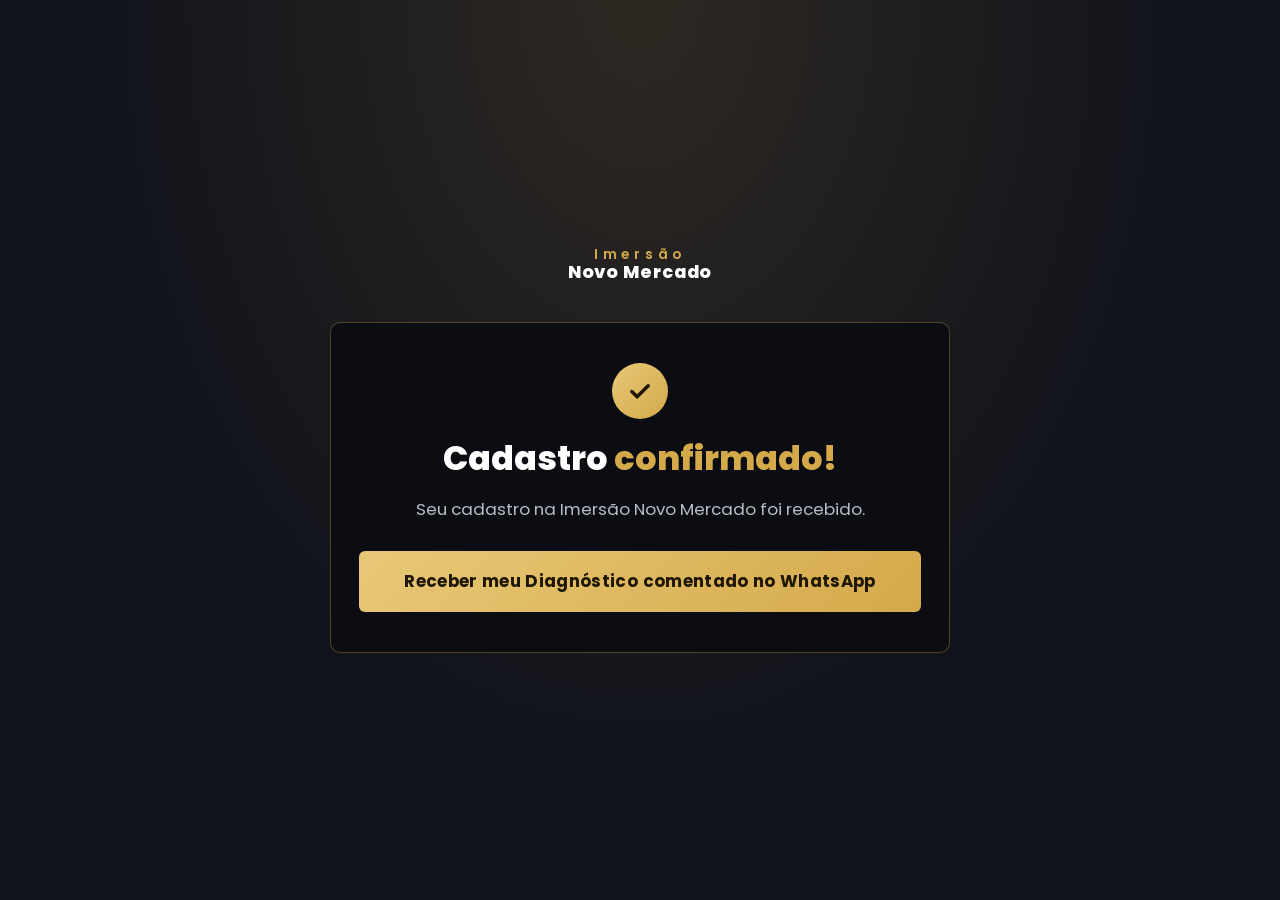
<file: obrigado/index.html>
<!DOCTYPE html>
<html lang="pt-BR">
<head>
<meta charset="UTF-8">
<meta name="viewport" content="width=device-width, initial-scale=1.0">
<meta name="robots" content="noindex, nofollow">
<title>Cadastro confirmado | Imersão Novo Mercado</title>
<link rel="preconnect" href="https://fonts.googleapis.com">
<link rel="preconnect" href="https://fonts.gstatic.com" crossorigin>
<link href="https://fonts.googleapis.com/css2?family=Poppins:wght@400;500;600;700;800&display=swap" rel="stylesheet">
<link rel="stylesheet" href="/css/style.css">

<!-- Meta Pixel Code -->
<script>
!function(f,b,e,v,n,t,s)
{if(f.fbq)return;n=f.fbq=function(){n.callMethod?
n.callMethod.apply(n,arguments):n.queue.push(arguments)};
if(!f._fbq)f._fbq=n;n.push=n;n.loaded=!0;n.version='2.0';
n.queue=[];t=b.createElement(e);t.async=!0;
t.src=v;s=b.getElementsByTagName(e)[0];
s.parentNode.insertBefore(t,s)}(window, document,'script',
'https://connect.facebook.net/en_US/fbevents.js');
fbq('init', '1451553376536038');
fbq('track', 'PageView');
</script>
<noscript><img height="1" width="1" style="display:none"
src="https://www.facebook.com/tr?id=1451553376536038&ev=PageView&noscript=1"
/></noscript>
<!-- End Meta Pixel Code -->

<script>
// Lead: esta página só é aberta pelo redirecionamento do Tally depois que o
// cadastro é enviado com sucesso. Dispara uma única vez por aba (recarregar
// a página não conta um segundo Lead).
(function () {
  var jaDisparou = false;
  try { jaDisparou = sessionStorage.getItem('inm_lead') === '1'; } catch (e) {}
  if (jaDisparou) return;
  fbq('track', 'Lead');
  try { sessionStorage.setItem('inm_lead', '1'); } catch (e) {}
})();
</script>
<noscript><img height="1" width="1" style="display:none"
src="https://www.facebook.com/tr?id=1451553376536038&ev=Lead&noscript=1"
/></noscript>

<style>
  .obrigado {
    min-height: 100vh;
    display: flex;
    flex-direction: column;
    align-items: center;
    justify-content: center;
    padding: 48px 20px;
    text-align: center;
    background:
      radial-gradient(ellipse at top, rgba(212,169,74,.14), transparent 60%),
      var(--color-bg-dark);
  }
  .obrigado .logo { margin-bottom: 40px; align-items: center; }
  .obrigado-card {
    width: 100%;
    max-width: 620px;
    padding: 40px 28px;
    border: 1px solid rgba(212,169,74,.35);
    border-radius: var(--radius);
    background: var(--color-bg-darker);
  }
  .obrigado-check {
    width: 56px; height: 56px;
    margin: 0 auto 20px;
    border-radius: 50%;
    display: flex; align-items: center; justify-content: center;
    background: linear-gradient(135deg, var(--color-gold-light), var(--color-gold));
    color: #201703;
  }
  .obrigado h1 { font-size: clamp(1.5rem, 4vw, 2.1rem); }
  .obrigado-texto { color: var(--color-text-muted); font-size: 1.05rem; margin-bottom: 28px; }
  .obrigado .btn-whats {
    width: 100%;
    padding: 20px 24px;
    font-size: 1.05rem;
    line-height: 1.3;
  }
</style>
</head>
<body>

<main class="obrigado">
  <a href="/" class="logo">
    <span class="logo-top">Imersão</span>
    <span class="logo-bottom">Novo Mercado</span>
  </a>

  <div class="obrigado-card">
    <div class="obrigado-check" aria-hidden="true">
      <svg viewBox="0 0 24 24" width="28" height="28" fill="none" stroke="currentColor" stroke-width="3" stroke-linecap="round" stroke-linejoin="round"><path d="M5 12.5l4.5 4.5L19 7.5"/></svg>
    </div>
    <h1 id="saudacao">Cadastro <span class="highlight">confirmado!</span></h1>
    <p class="obrigado-texto">Seu cadastro na Imersão Novo Mercado foi recebido.</p>
    <a class="btn btn-primary btn-whats" href="https://wa.me/5511982273141?text=Oi%2C%20Moys%C3%A9s%21%20Fiz%20o%20cadastro%20da%20Imers%C3%A3o%20e%20quero%20o%20meu%20diagn%C3%B3stico." target="_blank" rel="noopener">Receber meu Diagnóstico comentado no WhatsApp</a>
  </div>
</main>

<script>
// Se o Tally mandar o nome na URL (?nome=Maria), usa o primeiro nome na saudação.
(function () {
  var params = new URLSearchParams(window.location.search);
  var nome = (params.get('nome') || params.get('name') || '').trim().split(/\s+/)[0];
  if (!nome || nome.charAt(0) === '@' || nome.length > 40) return;
  nome = nome.charAt(0).toUpperCase() + nome.slice(1).toLowerCase();
  var h1 = document.getElementById('saudacao');
  h1.textContent = nome + ', seu cadastro está ';
  var destaque = document.createElement('span');
  destaque.className = 'highlight';
  destaque.textContent = 'confirmado!';
  h1.appendChild(destaque);
})();
</script>
</body>
</html>
</file>
<file: css/style.css>
/* ===========================
   Imersão Novo Mercado — styles
   =========================== */

:root {
  --color-bg-dark: #12141c;
  --color-bg-darker: #0b0d13;
  --color-bg-light: #f5f3ef;
  --color-gold: #d4a94a;
  --color-gold-light: #e8c877;
  --color-white: #ffffff;
  --color-text-muted: #b9bcc6;
  --color-text-dark: #1c1e26;
  --color-text-dark-muted: #55586a;
  --font-heading: 'Poppins', sans-serif;
  --font-script: 'Playfair Display', serif;
  --container-width: 1180px;
  --radius: 10px;
}

* { box-sizing: border-box; }

html { scroll-behavior: smooth; }

body {
  margin: 0;
  font-family: var(--font-heading);
  background: var(--color-bg-dark);
  color: var(--color-white);
  line-height: 1.6;
  -webkit-font-smoothing: antialiased;
}

img { max-width: 100%; display: block; }

a { text-decoration: none; color: inherit; }

ul { list-style: none; margin: 0; padding: 0; }

h1, h2, h3 {
  font-family: var(--font-heading);
  font-weight: 800;
  line-height: 1.2;
  margin: 0 0 16px;
}

h2 { font-size: clamp(1.6rem, 3vw, 2.4rem); }
h3 { font-size: 1.2rem; }

p { margin: 0 0 16px; }

.container {
  max-width: var(--container-width);
  margin: 0 auto;
  padding: 0 24px;
}

.highlight { color: var(--color-gold); }

/* Buttons */
.btn {
  display: inline-flex;
  align-items: center;
  justify-content: center;
  gap: 8px;
  padding: 14px 28px;
  border-radius: 6px;
  font-weight: 700;
  font-size: 0.95rem;
  letter-spacing: 0.02em;
  cursor: pointer;
  border: none;
  transition: transform 0.15s ease, box-shadow 0.15s ease, background 0.2s ease;
}

.btn-primary {
  background: linear-gradient(135deg, var(--color-gold-light), var(--color-gold));
  color: #201703;
}

.btn-primary:hover {
  transform: translateY(-2px);
  box-shadow: 0 10px 24px rgba(212, 169, 74, 0.35);
}

.btn-lg { padding: 16px 36px; font-size: 1rem; }

.btn-nav { padding: 10px 22px; font-size: 0.85rem; }

.btn-outline {
  background: transparent;
  color: var(--color-gold-light);
  box-shadow: inset 0 0 0 2px var(--color-gold);
}

.btn-outline:hover {
  background: rgba(212, 169, 74, 0.12);
  transform: translateY(-2px);
}

.hero-ctas {
  display: flex;
  flex-wrap: wrap;
  gap: 12px;
}

.cta-note {
  margin-top: 14px;
  font-size: 0.88rem;
  color: var(--color-text-muted);
  max-width: 560px;
}

.main-nav .nav-diagnostico { color: var(--color-gold); font-weight: 600; }

/* CTA Diagnóstico do Custo Invisível */
.section-diagnostico {
  background: linear-gradient(135deg, #1d1a12, var(--color-bg-darker));
  border-top: 1px solid rgba(212, 169, 74, 0.25);
  border-bottom: 1px solid rgba(212, 169, 74, 0.25);
  padding: 56px 0;
}

.diagnostico-banner {
  display: flex;
  flex-wrap: wrap;
  align-items: center;
  justify-content: space-between;
  gap: 32px;
}

.diagnostico-text { flex: 1 1 520px; }
.diagnostico-text h2 { font-size: clamp(1.5rem, 3vw, 2.1rem); margin-bottom: 12px; }
.diagnostico-text p:last-child { color: var(--color-text-muted); max-width: 640px; }
.diagnostico-text strong { color: var(--color-white); }

.faq-cta-diagnostico { font-size: 0.85rem; margin-top: 18px; }
.faq-cta-diagnostico a { color: var(--color-gold-light); font-weight: 600; text-decoration: underline; }

/* ===== Header ===== */
.site-header {
  position: sticky;
  top: 0;
  z-index: 100;
  background: rgba(11, 13, 19, 0.85);
  backdrop-filter: blur(8px);
  border-bottom: 1px solid rgba(255, 255, 255, 0.06);
}

.header-inner {
  display: flex;
  align-items: center;
  justify-content: space-between;
  gap: 24px;
  padding-top: 16px;
  padding-bottom: 16px;
}

.logo {
  display: flex;
  flex-direction: column;
  line-height: 1.15;
  flex-shrink: 0;
}

.logo-top {
  font-size: 0.85rem;
  letter-spacing: 0.35em;
  color: var(--color-gold);
  font-weight: 600;
}

.logo-bottom {
  font-size: 1.1rem;
  font-weight: 800;
  letter-spacing: 0.05em;
}

.main-nav {
  display: flex;
  gap: 32px;
  flex: 1;
  justify-content: center;
}

.main-nav a {
  font-size: 0.85rem;
  font-weight: 500;
  color: var(--color-text-muted);
  transition: color 0.2s ease;
  white-space: nowrap;
}

.main-nav a:hover { color: var(--color-white); }

.menu-toggle {
  display: none;
  flex-direction: column;
  gap: 5px;
  background: none;
  border: none;
  cursor: pointer;
  padding: 4px;
}

.menu-toggle span {
  width: 24px;
  height: 2px;
  background: var(--color-white);
  display: block;
}

/* ===== Hero ===== */
.hero {
  position: relative;
  min-height: 92vh;
  display: flex;
  align-items: center;
  overflow: hidden;
  padding: 80px 0 60px;
}

.hero-bg {
  position: absolute;
  inset: 0;
  background:
    radial-gradient(circle at 78% 20%, rgba(212, 169, 74, 0.12), transparent 45%),
    linear-gradient(120deg, #0b0d13 0%, #171a24 45%, #22273a 100%);
  z-index: 0;
}

.hero-overlay {
  position: absolute;
  inset: 0;
  background: radial-gradient(circle at 30% 40%, rgba(0,0,0,0) 0%, rgba(11,13,19,0.55) 100%);
  z-index: 1;
}

.hero-inner {
  position: relative;
  z-index: 3;
  width: 100%;
  max-width: 780px;
}

.hero-photo {
  position: relative;
  z-index: 2;
  pointer-events: none;
}

/* Brilho dourado atrás da foto para destacar a camisa escura do fundo */
.hero-photo::before {
  content: "";
  position: absolute;
  inset: 0 0 15%;
  background: radial-gradient(closest-side, rgba(212, 169, 74, 0.2), transparent);
  z-index: -1;
}

.hero-photo img {
  display: block;
  width: 100%;
  height: 100%;
  object-fit: contain;
  object-position: bottom center;
  -webkit-mask-image: linear-gradient(to bottom, #000 72%, transparent 100%);
  mask-image: linear-gradient(to bottom, #000 72%, transparent 100%);
}

@media (max-width: 899px) {
  /* Hero compacto no mobile: os botões precisam aparecer já na primeira tela */
  .hero {
    flex-direction: column;
    min-height: 0;
    padding: 12px 0 48px;
  }

  .hero-photo {
    width: min(60%, 260px);
    height: 26vh;
    max-height: 220px;
    margin: 0 auto -16px;
  }
}

@media (min-width: 900px) {
  .hero-photo {
    position: absolute;
    bottom: 0;
    right: max(0px, calc((100vw - var(--container-width)) / 2));
    width: 44%;
    max-width: 560px;
    height: 94%;
  }

  .hero-inner {
    max-width: var(--container-width);
  }

  .hero-inner > * {
    max-width: 56%;
  }

  .hero-inner > .hero-stats {
    max-width: 60%;
  }
}

.hero-tags {
  text-transform: uppercase;
  letter-spacing: 0.3em;
  font-size: 0.8rem;
  color: var(--color-gold);
  font-weight: 600;
  margin-bottom: 20px;
}

.hero-tags .dot { color: var(--color-text-muted); margin: 0 6px; }

.hero-title {
  font-size: clamp(2.2rem, 5.5vw, 3.6rem);
  margin-bottom: 20px;
}

.hero-subtitle {
  font-size: 1.05rem;
  color: var(--color-text-muted);
  max-width: 560px;
  margin-bottom: 32px;
}

.hero-date {
  margin-top: -12px;
  margin-bottom: 28px;
  font-weight: 600;
  color: var(--color-gold);
}

.hero-date .dot { color: var(--color-text-muted); margin: 0 6px; }

.hero-stats {
  display: flex;
  flex-wrap: wrap;
  gap: 32px;
  margin-top: 48px;
}

/* Tipografia compacta do hero no mobile (precisa vir depois das regras base) */
@media (max-width: 899px) {
  .hero-tags { margin-bottom: 10px; font-size: 0.68rem; letter-spacing: 0.18em; }
  .hero-title { font-size: clamp(1.5rem, 7.4vw, 2.2rem); margin-bottom: 12px; }
  .hero-subtitle { font-size: 0.92rem; margin-bottom: 18px; }
  .hero-date { margin-top: -4px; margin-bottom: 16px; font-size: 0.88rem; }
  .hero-ctas .btn { flex: 1 1 100%; padding: 15px 20px; text-align: center; font-size: 0.92rem; }
  .cta-note { font-size: 0.82rem; margin-top: 10px; }
  .hero-stats { margin-top: 32px; }
}

/* Celulares com tela baixa: esconde o subtítulo para não empurrar os botões */
@media (max-width: 899px) and (max-height: 680px) {
  .hero-subtitle { display: none; }
}

.hero-stat {
  display: flex;
  align-items: center;
  gap: 12px;
}

.hero-stat-icon {
  font-size: 1.6rem;
  width: 48px;
  height: 48px;
  display: flex;
  align-items: center;
  justify-content: center;
  border-radius: 50%;
  background: rgba(212, 169, 74, 0.12);
}

.hero-stat strong {
  display: block;
  font-size: 0.95rem;
}

.hero-stat p {
  margin: 0;
  font-size: 0.82rem;
  color: var(--color-text-muted);
}

.hero-script {
  position: absolute;
  right: 6%;
  bottom: 10%;
  z-index: 3;
  text-shadow: 0 2px 12px rgba(0, 0, 0, 0.8);
  font-family: var(--font-script);
  font-style: italic;
  font-size: 1.3rem;
  line-height: 1.5;
  color: rgba(255,255,255,0.75);
  text-align: right;
  display: none;
}

/* Só aparece quando há espaço ao lado da foto, sem sobrepor */
@media (min-width: 1280px) {
  .hero-script { display: block; }
}

/* ===== Sections ===== */
.section { padding: 96px 0; }

.section-dark { background: var(--color-bg-dark); }
.section-darker { background: var(--color-bg-darker); }

.section-light {
  background: var(--color-bg-light);
  color: var(--color-text-dark);
}

.section-light h2, .section-light h3 { color: var(--color-text-dark); }

.section-head {
  max-width: 640px;
  margin: 0 auto 56px;
  text-align: center;
}

.section-head p { color: var(--color-text-muted); font-size: 1.05rem; }

/* Split layout (image + content) */
.split {
  display: grid;
  grid-template-columns: 1fr;
  gap: 48px;
  align-items: center;
}

@media (min-width: 900px) {
  .split { grid-template-columns: 1fr 1.1fr; }
  .split.reverse { grid-template-columns: 1.1fr 1fr; }
  .split.reverse .split-content { order: 1; }
  .split.reverse .split-media { order: 2; }
}

.media-placeholder {
  width: 100%;
  aspect-ratio: 4 / 5;
  border-radius: var(--radius);
  background: linear-gradient(160deg, #232838, #12141c);
  position: relative;
  overflow: hidden;
}

.media-placeholder::after {
  content: "";
  position: absolute;
  inset: 0;
  background: radial-gradient(circle at 30% 20%, rgba(212,169,74,0.18), transparent 55%);
  pointer-events: none;
}

.media-placeholder img {
  position: absolute;
  inset: 0;
  width: 100%;
  height: 100%;
  object-fit: cover;
  object-position: center;
}

.media-landscape { aspect-ratio: 3 / 2; }

.media-audience {
  aspect-ratio: 4 / 3;
  background: linear-gradient(160deg, #2b2f42, #14161f);
}

.check-list li {
  position: relative;
  padding-left: 32px;
  margin-bottom: 14px;
  color: var(--color-text-muted);
}

.check-list li::before {
  content: "✓";
  position: absolute;
  left: 0;
  top: 0;
  color: var(--color-gold);
  font-weight: 700;
}

.check-list-dark li { color: var(--color-text-dark-muted); }

.lead {
  font-size: 1.1rem;
  margin-top: 24px;
}

.section-intro { color: var(--color-text-dark-muted); font-weight: 500; }

.media-script {
  position: absolute;
  font-family: var(--font-script);
  font-style: italic;
  font-size: 1.1rem;
  color: rgba(255,255,255,0.8);
}

.split-media { position: relative; }

/* No canto superior, sobre o teto da foto, para não cobrir a turma */
.media-script-dark {
  top: -8px;
  right: -8px;
  background: var(--color-bg-light);
  color: var(--color-text-dark);
  padding: 14px 18px;
  border-radius: 8px;
  line-height: 1.4;
  box-shadow: 0 12px 30px rgba(0,0,0,0.15);
}

@media (max-width: 699px) {
  .media-script-dark {
    position: static;
    display: block;
    margin-top: 16px;
    box-shadow: none;
    padding: 0;
    background: none;
  }
}

/* Pillars */
.pillars {
  display: grid;
  grid-template-columns: 1fr;
  gap: 24px;
}

@media (min-width: 700px) {
  .pillars { grid-template-columns: repeat(2, 1fr); }
}

@media (min-width: 1050px) {
  .pillars { grid-template-columns: repeat(4, 1fr); }
}

.pillar-card {
  background: rgba(255,255,255,0.03);
  border: 1px solid rgba(255,255,255,0.08);
  border-radius: var(--radius);
  padding: 32px 24px;
  text-align: center;
}

.pillar-icon {
  font-size: 2rem;
  display: inline-flex;
  align-items: center;
  justify-content: center;
  width: 64px;
  height: 64px;
  border-radius: 50%;
  background: rgba(212, 169, 74, 0.12);
  margin-bottom: 16px;
}

.pillar-card p { color: var(--color-text-muted); font-size: 0.92rem; margin-bottom: 0; }

.pillar-result {
  background: linear-gradient(160deg, rgba(212,169,74,0.18), rgba(212,169,74,0.03));
  border-color: rgba(212,169,74,0.4);
  display: flex;
  flex-direction: column;
  justify-content: center;
}

.pillar-formula {
  font-size: 0.85rem;
  letter-spacing: 0.08em;
  text-transform: uppercase;
  color: var(--color-text-muted);
  margin-bottom: 12px;
}

.pillar-formula span { color: var(--color-gold); font-size: 1.2rem; }

.result-word {
  color: var(--color-gold);
  font-size: 1.5rem;
  margin: 0;
}

/* Fotos de prova social (seção "Para quem é") */
.proof-gallery {
  display: grid;
  grid-template-columns: 1fr;
  gap: 16px;
  margin-top: 56px;
}

.proof-item {
  position: relative;
  margin: 0;
  aspect-ratio: 3 / 2;
  border-radius: var(--radius);
  overflow: hidden;
  background: #232838;
}

.proof-item img {
  width: 100%;
  height: 100%;
  object-fit: cover;
  transition: transform 0.6s ease;
}

/* Foto vertical: enquadra o palestrante em vez do teto */
.proof-item-tall img { object-position: center 70%; }

.proof-item:hover img { transform: scale(1.04); }

.proof-item figcaption {
  position: absolute;
  left: 0;
  right: 0;
  bottom: 0;
  padding: 40px 20px 16px;
  font-size: 0.85rem;
  font-weight: 600;
  color: var(--color-white);
  background: linear-gradient(to top, rgba(11, 13, 19, 0.85), transparent);
}

@media (min-width: 700px) {
  .proof-gallery { grid-template-columns: repeat(3, 1fr); }
  .proof-item { aspect-ratio: 4 / 3; }
}

/* Speaker */
.speaker {
  display: grid;
  grid-template-columns: 1fr;
  gap: 40px;
}

@media (min-width: 900px) {
  .speaker {
    grid-template-columns: 0.8fr 1.2fr;
    grid-template-rows: 1fr 1fr;
    column-gap: 56px;
    row-gap: 32px;
  }
  .speaker-media { grid-row: 1 / 3; }
  .speaker-content { align-self: end; }
}

.speaker-media .media-placeholder { aspect-ratio: 3 / 4; }

.eyebrow {
  text-transform: uppercase;
  letter-spacing: 0.2em;
  font-size: 0.8rem;
  color: var(--color-gold);
  font-weight: 700;
  margin-bottom: 8px;
}

.speaker-content p { color: var(--color-text-muted); }

.speaker-stats {
  display: flex;
  flex-direction: column;
  gap: 24px;
  justify-content: center;
  border-left: 1px solid rgba(255,255,255,0.08);
  padding-left: 32px;
}

@media (max-width: 899px) {
  .speaker-stats { border-left: none; padding-left: 0; border-top: 1px solid rgba(255,255,255,0.08); padding-top: 24px; }
}

/* Desktop: números em linha, logo abaixo do texto, ao lado da foto */
@media (min-width: 900px) {
  .speaker-stats {
    align-self: start;
    flex-direction: row;
    flex-wrap: wrap;
    justify-content: flex-start;
    gap: 40px;
    border-left: none;
    padding-left: 0;
    border-top: 1px solid rgba(255,255,255,0.08);
    padding-top: 28px;
  }
}

.stat-item strong {
  display: block;
  font-size: 1.4rem;
  color: var(--color-gold);
}

.stat-item span {
  font-size: 0.85rem;
  color: var(--color-text-muted);
  text-transform: uppercase;
  letter-spacing: 0.05em;
}

/* Cortesias */
.section-cortesias {
  background: linear-gradient(120deg, #1a1d29, #0b0d13);
  border-top: 1px solid rgba(212,169,74,0.25);
  border-bottom: 1px solid rgba(212,169,74,0.25);
}

.cortesias-inner {
  display: grid;
  grid-template-columns: 1fr;
  gap: 40px;
  align-items: center;
}

@media (min-width: 900px) {
  .cortesias-inner { grid-template-columns: 1.2fr 1fr; }
}

.cortesias-content h2 { color: var(--color-gold); }
.cortesias-content p { color: var(--color-text-muted); max-width: 480px; }

.cortesias-info {
  display: grid;
  grid-template-columns: 1fr 1fr;
  gap: 20px;
}

.info-item {
  display: flex;
  align-items: center;
  gap: 14px;
  background: rgba(255,255,255,0.03);
  border: 1px solid rgba(255,255,255,0.08);
  border-radius: var(--radius);
  padding: 18px;
}

.info-icon { font-size: 1.4rem; }

.info-item strong { display: block; font-size: 0.9rem; }
.info-item span { font-size: 0.78rem; color: var(--color-text-muted); }

/* FAQ */
.faq-inner {
  display: grid;
  grid-template-columns: 1fr;
  gap: 48px;
}

@media (min-width: 950px) {
  .faq-inner { grid-template-columns: 1.3fr 1fr; }
}

.faq-item {
  border-bottom: 1px solid rgba(0,0,0,0.1);
}

.faq-question {
  width: 100%;
  text-align: left;
  background: none;
  border: none;
  padding: 18px 0;
  font-size: 1rem;
  font-weight: 600;
  color: var(--color-text-dark);
  display: flex;
  justify-content: space-between;
  align-items: center;
  cursor: pointer;
  font-family: var(--font-heading);
}

.faq-question span {
  font-size: 1.3rem;
  color: var(--color-gold);
  transition: transform 0.2s ease;
}

.faq-item.active .faq-question span { transform: rotate(45deg); }

.faq-answer {
  max-height: 0;
  overflow: hidden;
  transition: max-height 0.25s ease;
}

.faq-answer p {
  color: var(--color-text-dark-muted);
  padding-bottom: 18px;
  margin: 0;
}

.faq-cta {
  background: var(--color-bg-darker);
  color: var(--color-white);
  border-radius: var(--radius);
  padding: 40px 32px;
  align-self: start;
}

/* Card escuro dentro de seção clara: o título não herda a cor escura de .section-light h3 */
.section-light .faq-cta h3 {
  font-size: 1.6rem;
  color: var(--color-white);
}
.faq-cta p { color: var(--color-text-muted); }
.faq-cta .btn { margin: 16px 0; }
.faq-cta-small { font-size: 0.85rem; }

/* Footer */
.site-footer {
  background: var(--color-bg-darker);
  padding-top: 56px;
}

.footer-inner {
  display: flex;
  flex-wrap: wrap;
  gap: 32px;
  justify-content: space-between;
  align-items: center;
  padding-bottom: 40px;
  border-bottom: 1px solid rgba(255,255,255,0.08);
}

.footer-nav {
  display: flex;
  gap: 24px;
  flex-wrap: wrap;
}

.footer-nav a {
  font-size: 0.85rem;
  color: var(--color-text-muted);
}

.footer-nav a:hover { color: var(--color-white); }

.footer-social {
  display: flex;
  align-items: center;
  gap: 14px;
  font-size: 0.85rem;
  color: var(--color-text-muted);
}

.social-icons { display: flex; gap: 10px; }

.social-icons a {
  width: 34px;
  height: 34px;
  border-radius: 50%;
  border: 1px solid rgba(255,255,255,0.2);
  display: flex;
  align-items: center;
  justify-content: center;
  color: var(--color-text-muted);
  transition: background 0.2s ease, color 0.2s ease, border-color 0.2s ease, transform 0.15s ease;
}

.social-icons a:hover {
  background: var(--color-gold);
  border-color: var(--color-gold);
  color: #12141c;
  transform: translateY(-2px);
}

.footer-bottom-inner {
  display: flex;
  flex-wrap: wrap;
  justify-content: space-between;
  gap: 8px;
  padding: 20px 0;
  font-size: 0.78rem;
  color: var(--color-text-muted);
}

/* ===== Responsive nav ===== */
@media (max-width: 880px) {
  .main-nav { display: none; }
  .menu-toggle { display: flex; }
  .btn-nav { display: none; }

  .main-nav.open {
    display: flex;
    flex-direction: column;
    position: absolute;
    top: 100%;
    left: 0;
    right: 0;
    background: var(--color-bg-darker);
    padding: 24px;
    gap: 18px;
    border-bottom: 1px solid rgba(255,255,255,0.08);
  }
}

.nowrap { white-space: nowrap; }
</file>
